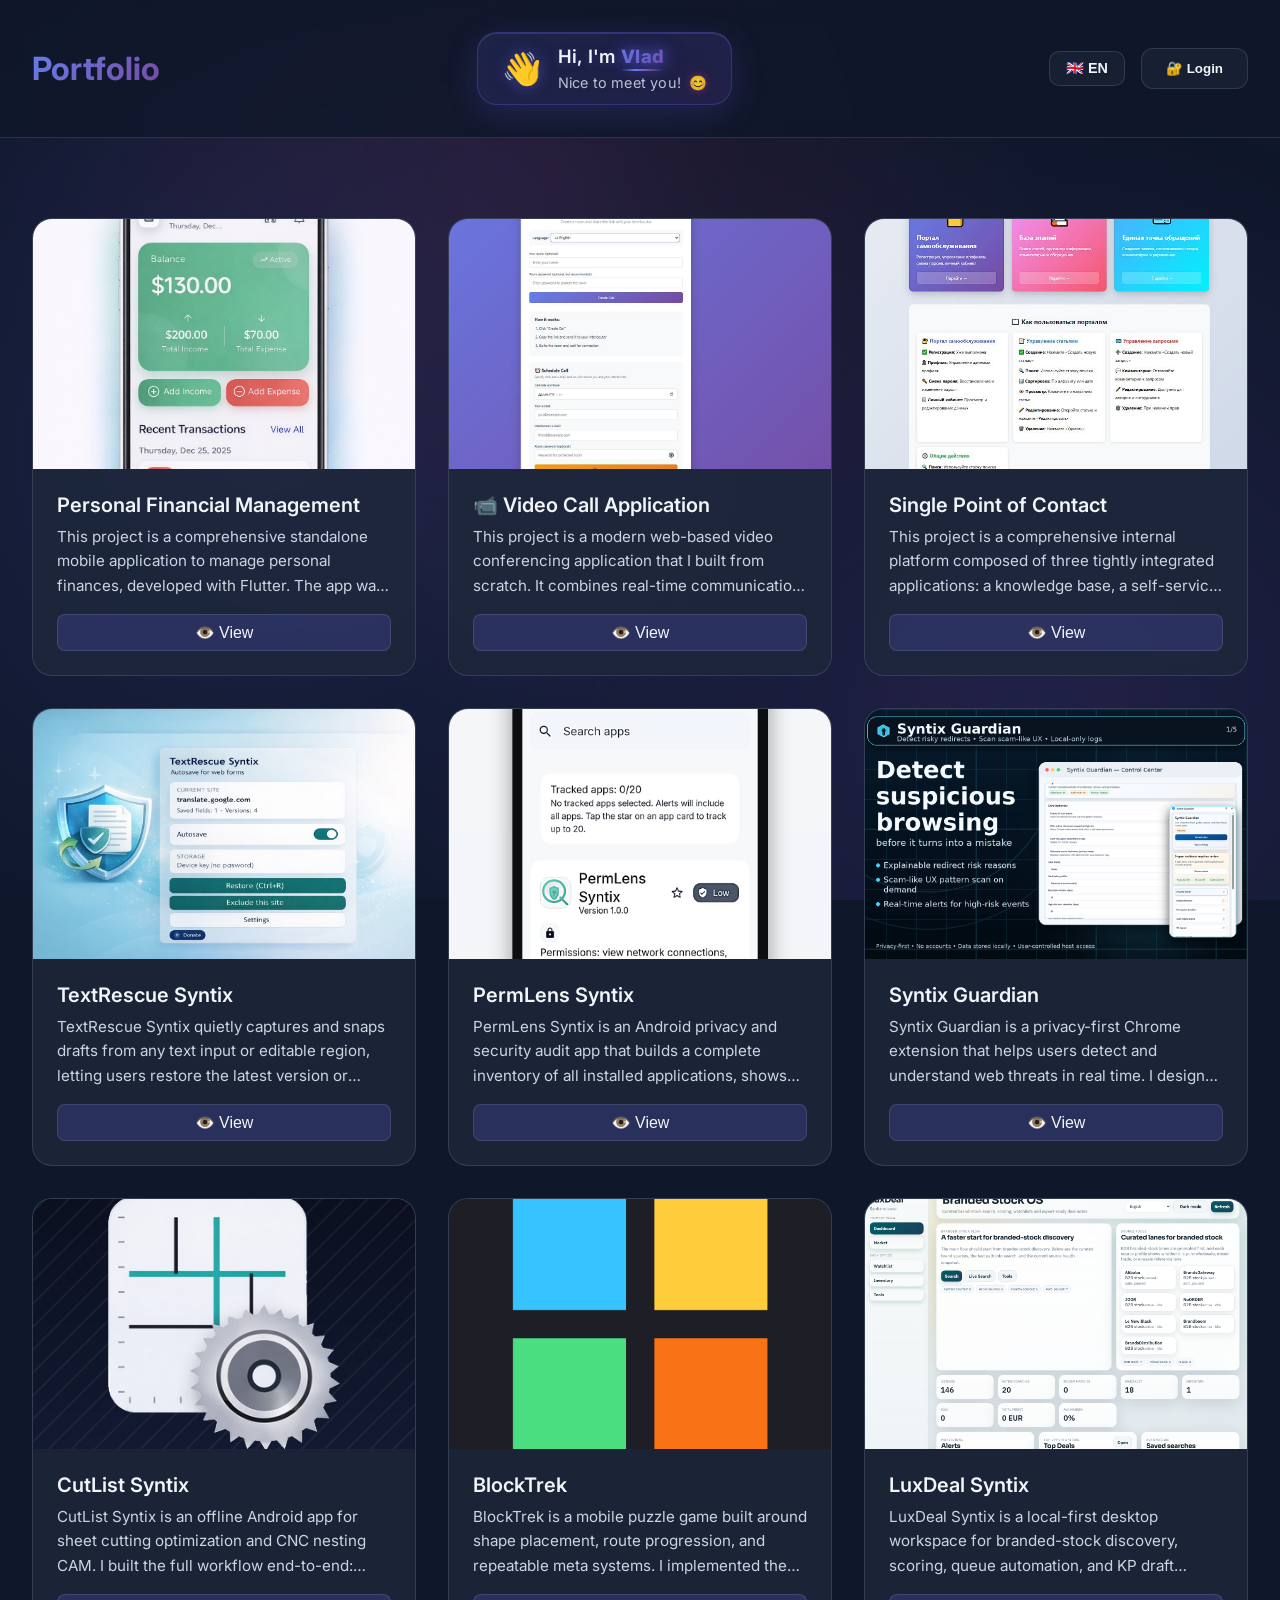
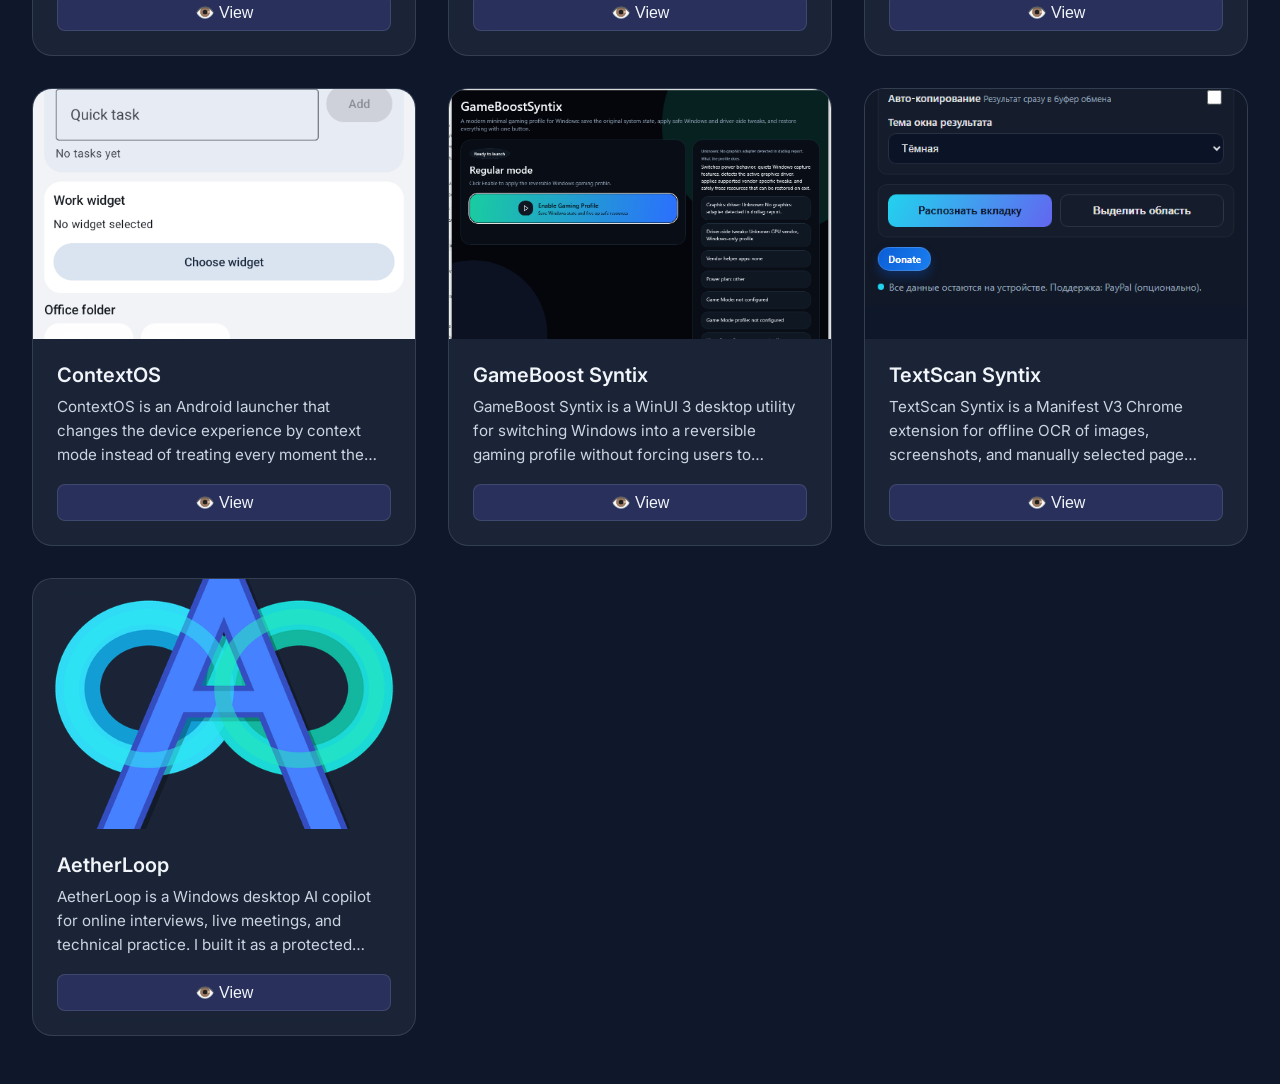
<file: index.html>
<!DOCTYPE html>
<html lang="en">
<head>
    <meta charset="UTF-8">
    <meta name="viewport" content="width=device-width, initial-scale=1.0">
    <meta name="description" content="Modern portfolio with project gallery">
    <title>Portfolio</title>
    <link rel="stylesheet" href="styles.css?v=11">
    <link rel="preconnect" href="https://fonts.googleapis.com">
    <link rel="preconnect" href="https://fonts.gstatic.com" crossorigin>
    <link href="https://fonts.googleapis.com/css2?family=Inter:wght@300;400;500;600;700&display=swap" rel="stylesheet">
</head>
<body>
    <div class="background-animation"></div>
    
    <header class="header">
        <div class="container">
            <div class="header-main">
                <h1 class="logo">Portfolio</h1>
                <div class="header-greeting-wrapper">
                    <div class="header-greeting">
                        <span class="greeting-emoji">👋</span>
                        <div class="greeting-text">
                            <span class="greeting-line">Hi, I'm <span class="name-highlight">Vlad</span></span>
                            <span class="greeting-subline">Nice to meet you! <span class="emoji-inline">😊</span></span>
                        </div>
                    </div>
                </div>
            </div>
            <div class="header-actions">
                <button class="lang-btn" id="langBtn" title="Switch language">
                    <span>🇬🇧 EN</span>
                </button>
                <button class="auth-btn" id="authBtn">
                    <span id="authBtnText">🔐 Login</span>
                </button>
                <button class="settings-btn" id="settingsBtn" style="display: none;" title="Настройки GitHub">
                    <span>⚙️</span>
                </button>
                <button class="add-btn" id="addBtn" style="display: none;">
                    <span class="add-icon">+</span>
                    <span>Add Project</span>
                </button>
            </div>
        </div>
    </header>

    <main class="main">
        <div class="container">
            <div class="portfolio-grid" id="portfolioGrid" data-prerendered="true">
<!-- PORTFOLIO_GRID_START -->
                                                        <div class="portfolio-item" data-index="0">
            <img src="data/images/1765586958742/2026-01-29t16-10-11-786z-1.png" alt="Personal Financial Management" class="portfolio-item-image" loading="lazy" decoding="async">
            <div class="portfolio-item-content">
                <h3 class="portfolio-item-title">Personal Financial Management</h3>
                <p class="portfolio-item-description">This project is a comprehensive standalone mobile application to manage personal finances, developed with Flutter. The app was designed to give users full control over your personal finances without relying on an internet connection. It allows users to track income and expenses, manage multiple financial accounts, plan budgets and set long-term financial goals while keeping all data secure stored on the device. The application is focused on providing a clear and structured perceptions of financial activities. Users can record transactions with detailed metadata such as categories, notes and dates, manage multiple accounts at the same time and automate recurring income or expenses, such as wages or subscriptions. Budgeting and goal tracking help users track spending limits and visualize progress toward goals savings, making financial planning intuitive and practical. Particular attention was paid to analytics and data visualization. The app includes interactive charts and reports that help users analyze the cost structure over time, compare different periods and understand costs at the category level. Balance sheet trends, cost allocation and financial dynamics are presented in a clear and readable format, which allows you to take reasonable financial solutions without overloading the user. To simplify data management, appendix n supports multiple input and export options. Users can scan receipts using the device&#39;s camera, automatically import transaction data from bank SMS notifications and view calendar-based activity in the interface. Financial data can be exported to CSV or PDF formats for external analysis or record keeping, while keeping the workflow offline. Safety and usability were key priorities at throughout the development process. The app includes pin-based security and biometric authentication for secure access, supports multiple interface languages and offers premium subscription model through in-app purchases. Built-in support with a chat-based ticket interface ensures that users can easily request help if needed. From a technical point of view, the application follows the principles of pure architecture with clear separation between data, domain, and view levels. State management is performed using a BLoC template for providing predictable behavior, scalability, and testability. High-performance on-premises database provides fast queries and smooth operation, and careful optimization ensures quick response user interface and stable animation on different devices. This project demonstrates the development of a ready-to-use mobile application that combines robust offline data processing, advanced analytics, robust security practices, and impeccable user interface It reflects an emphasis on real-world usability, performance and supported architecture in a modern cross-platform mobile product development</p>
                <div class="portfolio-item-actions">
                    <button class="btn-icon" type="button" data-action="view">View</button>
                </div>
            </div>
        </div>        <div class="portfolio-item" data-index="1">
            <img src="data/images/1765587090145/2026-01-10t20-52-08-080z-2.jpg" alt="📹 Video Call Application" class="portfolio-item-image" loading="lazy" decoding="async">
            <div class="portfolio-item-content">
                <h3 class="portfolio-item-title">📹 Video Call Application</h3>
                <p class="portfolio-item-description">This project is a modern web-based video conferencing application that I built from scratch. It combines real-time communication capabilities with advanced AI features, making online meetings more productive and user-friendly. The application supports secure video and audio calls, screen sharing, file exchange, and real-time chat in a smooth and responsive interface. What sets this application apart is its intelligent assistance layer. Using real-time speech recognition and server-side processing, the system automatically transcribes conversations, extracts key action items, and generates concise meeting summaries which can be emailed to participants. I also implemented multi-language support, allowing users to communicate and receive translated subtitles in several major languages. The technical architecture ensures reliable connectivity for both small and larger group calls. It utilizes a hybrid WebRTC approach: simple peer-to-peer connections for one-on-one communication and a scalable SFU (Selective Forwarding Unit) for group calls, keeping bandwidth optimized while maintaining high quality. To enhance the user experience, I integrated features such as gesture recognition and smart noise suppression using modern web APIs and machine-learning models. In addition, the app includes built-in scheduling tools with automated reminders, secure room access controls, and persistent preferences like language and theme selection. It was designed with responsive layouts and touch-friendly controls so it works seamlessly across desktops, tablets, and mobile devices without sacrificing performance. This video call solution not only provides a complete communication platform, but also leverages modern AI and web technologies to enhance productivity and ease of use in real time.</p>
                <div class="portfolio-item-actions">
                    <button class="btn-icon" type="button" data-action="view">View</button>
                </div>
            </div>
        </div>        <div class="portfolio-item" data-index="2">
            <img src="data/images/1765587227716/2025-12-13t00-53-47-716z-2.jpg" alt="Single Point of Contact" class="portfolio-item-image" loading="lazy" decoding="async">
            <div class="portfolio-item-content">
                <h3 class="portfolio-item-title">Single Point of Contact</h3>
                <p class="portfolio-item-description">This project is a comprehensive internal platform composed of three tightly integrated applications: a knowledge base, a self-service portal, and a CRM system. Together, they form a unified environment for managing organizational knowledge, handling internal requests, and supporting structured interaction between users, teams, and administrators. The knowledge base module is designed as a CMS-like system for creating, organizing, and maintaining internal documentation. It allows teams to publish rich articles with multimedia content, assign authorship, categorize information, and automatically track publication dates. Advanced search and filtering capabilities make information easily accessible, while built-in commenting enables collaborative discussion directly within articles, supporting continuous knowledge improvement. The self-service portal provides users with a structured way to submit and track internal requests. These requests follow defined workflows, move through multiple statuses, and support discussion through comments, making the portal suitable for internal support, technical inquiries, content requests, and operational communication. By combining requests with contextual knowledge articles, the system reduces repetitive questions and improves response efficiency. The CRM component focuses on user management, roles, and organizational structure. It introduces role-based access control with multiple permission levels, ensuring secure separation of responsibilities across standard users, support staff, moderators, and administrators. Extended user profiles store organizational data such as departments, positions, and contact information, allowing the system to reflect real-world company hierarchies and workflows. User onboarding is managed through an approval-based registration process. New users submit access requests that are reviewed by authorized administrators, with full tracking of approval decisions, rejection reasons, and automated email notifications. This controlled onboarding flow ensures security, accountability, and proper access governance across the platform. From a technical perspective, the system is built with Django and Django REST Framework, following the Model-View-Template architectural pattern. The platform is structured into modular applications with clear separation of concerns, optimized database access, and well-defined relationships between entities. PostgreSQL is used in production for reliable data persistence, while static and media assets are handled efficiently and securely. Security was treated as a foundational requirement throughout development. The platform enforces HTTPS in production, applies strict session and cookie security policies, protects all forms with CSRF safeguards, and validates user input at multiple levels. Sensitive configuration is handled through environment variables, and the system incorporates best practices to mitigate common web vulnerabilities. This project represents a scalable, secure, and maintainable internal platform that combines knowledge management, self-service workflows, and CRM-style user administration into a single cohesive solution. It demonstrates strong expertise in backend architecture, system design, access control, and the development of real-world enterprise applications that support complex organizational processes.</p>
                <div class="portfolio-item-actions">
                    <button class="btn-icon" type="button" data-action="view">View</button>
                </div>
            </div>
        </div>        <div class="portfolio-item" data-index="3">
            <img src="data/images/1768078166598/2026-01-10t20-49-26-598z-1.png" alt="TextRescue Syntix" class="portfolio-item-image" loading="lazy" decoding="async">
            <div class="portfolio-item-content">
                <h3 class="portfolio-item-title">TextRescue Syntix</h3>
                <p class="portfolio-item-description">TextRescue Syntix quietly captures and snaps drafts from any text input or editable region, letting users restore the latest version or scroll through an encrypted history panel without losing work when tabs crash or reload. The floating panel and Ctrl+R shortcut drop the saved text back in place (with optional confirmation), and limiters keep storage bounded by field, site, or global caps. Tracks only allowable fields, skips password/OTP heuristics, and respects allowlist/blocklist settings so sensitive contexts remain untouched. Includes a full settings screen with debounce intervals, snapshot thresholds, storage limits, per-site caps, master-password/device-key locking, and easy buttons for clearing all or single-site data. Background service worker uses Manifest V3, Chrome runtime/storage/scripting APIs, and Web Crypto + IndexedDB to encrypt snapshots with AES-GCM, enforce auto-lock, and trim old entries by field or site. Content and popup scripts hook into DOM input/focus events, inject the restore panel with interactive history items (insert/copy/delete), and sync updates via chrome.runtime.sendMessage.</p>
                <div class="portfolio-item-actions">
                    <button class="btn-icon" type="button" data-action="view">View</button>
                </div>
            </div>
        </div>        <div class="portfolio-item" data-index="4">
            <img src="data/images/1769704387804/2026-01-29t16-33-07-804z-1.png" alt="PermLens Syntix" class="portfolio-item-image" loading="lazy" decoding="async">
            <div class="portfolio-item-content">
                <h3 class="portfolio-item-title">PermLens Syntix</h3>
                <p class="portfolio-item-description">PermLens Syntix is an Android privacy and security audit app that builds a complete inventory of all installed applications, shows each app’s declared permissions in a clear, searchable interface, and tracks permission changes after updates so users can quickly spot when an app gains new sensitive access (such as location, camera, microphone, or contacts) and decide whether to keep it, restrict it, or uninstall it. It works fully on-device: the app reads the installed package list and each app’s declared permissions via the Android PackageManager, stores periodic snapshots locally, and automatically compares “before/after” states when apps are updated to generate a permission-diff history, with filters and categories that highlight the most sensitive permissions first.</p>
                <div class="portfolio-item-actions">
                    <button class="btn-icon" type="button" data-action="view">View</button>
                </div>
            </div>
        </div>        <div class="portfolio-item" data-index="5">
            <img src="data/images/1772035413052/2026-02-25t16-03-33-052z-1.png" alt="Syntix Guardian" class="portfolio-item-image" loading="lazy" decoding="async">
            <div class="portfolio-item-content">
                <h3 class="portfolio-item-title">Syntix Guardian</h3>
                <p class="portfolio-item-description">Syntix Guardian is a privacy-first Chrome extension that helps users detect and understand web threats in real time. I designed and built the project end-to-end: MV3 architecture, UX, detection logic, storage layer, and release automation. The extension groups signals into tab/session Incidents with an aggregated risk score, confidence vs severity, and a clear “Why this alert” explanation to reduce noise and false positives. It analyzes navigation chains (redirect history and suspicious domain changes), detects scam/dark-pattern UI behaviors on pages, provides a site-permissions timeline with time-boxed grants (e.g., allow camera/microphone/notifications for 10 minutes, until tab close, or for 1 day), and includes an optional Extension Audit mode that profiles installed extensions by permission risk. Built with TypeScript (strict) and React for the UI (popup, options, side panel), and Manifest V3 with a service worker, content scripts, and Chrome APIs such as declarativeNetRequest, webRequest (observability), contentSettings, management (optional), alarms, and notifications. Data is stored locally using IndexedDB with retention policies (separate TTL for high/low risk, optional URL query logging). I implemented robust MV3 lifecycle handling (service worker unload/restart safety), anti-spam notification controls (cooldown, rate limits, dedup, digest), and a release gate with smoke tests and manifest validation to prevent broken builds.</p>
                <div class="portfolio-item-actions">
                    <button class="btn-icon" type="button" data-action="view">View</button>
                </div>
            </div>
        </div>        <div class="portfolio-item" data-index="6">
            <img src="data/images/1772035625302/2026-02-25t16-07-05-302z-1.png" alt="CutList Syntix" class="portfolio-item-image" loading="lazy" decoding="async">
            <div class="portfolio-item-content">
                <h3 class="portfolio-item-title">CutList Syntix</h3>
                <p class="portfolio-item-description">CutList Syntix is an offline Android app for sheet cutting optimization and CNC nesting CAM. I built the full workflow end-to-end: projects (materials, sheets, parts/contours), deterministic layout generation, workshop-friendly execution, and production exports. The app supports saw/guillotine cut planning with PDF cut plans and a step-by-step Workshop mode, plus CNC nesting from SVG contours with a CAM pipeline (tool offsets, holes→outer order, lead-in/out, Z step-downs, smart tabs, and validation) and GRBL G-code (.nc) export. The product is offline-first (no accounts/cloud) and uses local persistence for all data and run history.</p>
                <div class="portfolio-item-actions">
                    <button class="btn-icon" type="button" data-action="view">View</button>
                </div>
            </div>
        </div>        <div class="portfolio-item" data-index="7">
            <img src="data/images/1778606258261/2026-05-12t18-29-27-669z-1.png" alt="BlockTrek" class="portfolio-item-image" loading="lazy" decoding="async">
            <div class="portfolio-item-content">
                <h3 class="portfolio-item-title">BlockTrek</h3>
                <p class="portfolio-item-description">BlockTrek is a mobile puzzle game built around shape placement, route progression, and repeatable meta systems. I implemented the gameplay loop in a split core/Android architecture with libGDX-style scene rendering, deterministic run state, procedural sound, responsive layouts, and local persistence. The game includes Classic 10x10 play, Quick 8x8 score attacks, Rush pressure mode, and a Daily Route mode driven by a shared UTC seed, streak tracking, local leaderboard data, and share-ready run summaries. The progression layer expands the basic block puzzler into a longer-term loop: Season Map nodes, quest tiles, fragment collections, claimable rewards, cosmetic skins, biome unlocks, weekly event rotations, and anti-frustration tuning all come from data-driven JSON configs. I also covered the system with focused tests for gameplay state, persistence snapshots, quest resolution, weighted piece generation, meta progression, and config resilience.</p>
                <div class="portfolio-item-actions">
                    <button class="btn-icon" type="button" data-action="view">View</button>
                </div>
            </div>
        </div>        <div class="portfolio-item" data-index="8">
            <img src="data/images/1778606258262/2026-05-12t17-17-38-262z-1.png" alt="LuxDeal Syntix" class="portfolio-item-image" loading="lazy" decoding="async">
            <div class="portfolio-item-content">
                <h3 class="portfolio-item-title">LuxDeal Syntix</h3>
                <p class="portfolio-item-description">LuxDeal Syntix is a local-first desktop workspace for branded-stock discovery, scoring, queue automation, and KP draft preparation. I built it as an Electron shell around a React + Vite interface and a fully local FastAPI + SQLite backend, so the main workflow runs without sending business data to an external service. The product supports legal ingestion from APIs, CSV, email files, manual links, and manual entry, with curated adapters for 11 branded sources. The application connects market research to execution: dashboard KPIs, live market filters, capture workflows, source-health operations, saved search profiles, watchlists, inventory lifecycle tracking, queue retry/backoff, FX normalization, backups, and restore flows. It also computes explainable trust, fake-risk, resale, and deal scores, then prepares Serbian KP draft text and photo checklists for listings. Desktop packaging, auto-update hooks, signed-build preparation, CI smoke coverage, and backend/frontend validation round it out as a practical release-grade tool rather than a demo screen.</p>
                <div class="portfolio-item-actions">
                    <button class="btn-icon" type="button" data-action="view">View</button>
                </div>
            </div>
        </div>        <div class="portfolio-item" data-index="9">
            <img src="data/images/1778606258263/2026-05-12t17-17-38-263z-1.png" alt="ContextOS" class="portfolio-item-image" loading="lazy" decoding="async">
            <div class="portfolio-item-content">
                <h3 class="portfolio-item-title">ContextOS</h3>
                <p class="portfolio-item-description">ContextOS is an Android launcher that changes the device experience by context mode instead of treating every moment the same. I built it with Kotlin, Jetpack Compose, Room, and Android background services for notifications, trigger reception, catalog sync, and usage-aware behavior. The system supports Deep Work, Walk/Commute, Home Chill, and Sleep Detox modes, each with its own launcher presentation, app visibility rules, controls, and interruption policy. The product goes beyond a launcher skin: onboarding collects communication persona and environment anchors, the Smart Dock and mode matrix personalize access, and settings expose Wi-Fi/Bluetooth/time triggers, app exceptions, office pins, timeline history, silent-digest privacy controls, and one-tap rollback options. Deep Work can block distracting apps with an emergency bypass and digest muted notifications; Walk adds big-tile controls, headset/car TTS, swipeable media actions, and local voice notes; Sleep adds OLED-black UI, alarm-aware countdown, DND integration, and repeat-caller handling. The implementation is fully local and designed around explicit permission health checks so the app remains understandable rather than opaque.</p>
                <div class="portfolio-item-actions">
                    <button class="btn-icon" type="button" data-action="view">View</button>
                </div>
            </div>
        </div>        <div class="portfolio-item" data-index="10">
            <img src="data/images/1778606258264/2026-05-12t17-17-38-264z-1.png" alt="GameBoost Syntix" class="portfolio-item-image" loading="lazy" decoding="async">
            <div class="portfolio-item-content">
                <h3 class="portfolio-item-title">GameBoost Syntix</h3>
                <p class="portfolio-item-description">GameBoost Syntix is a WinUI 3 desktop utility for switching Windows into a reversible gaming profile without forcing users to remember every low-level toggle. I built a single control surface that detects the current graphics adapter, shows the active driver context, snapshots the original machine state, applies supported Windows and vendor-side tweaks, and restores everything later through the same UI. The optimizer manages power-plan selection, Game Mode and capture-related registry values, supported AMD overlay/DVR adjustments, and conservative cleanup of selected background apps while protecting browsers, antivirus components, shell processes, and core Windows services. GPU detection uses vendor APIs where available and falls back to `dxdiag` parsing, while status refresh, saved snapshots, restore-point awareness, and a bootstrapper-ready Windows build make the tool practical for real use rather than a one-shot script.</p>
                <div class="portfolio-item-actions">
                    <button class="btn-icon" type="button" data-action="view">View</button>
                </div>
            </div>
        </div>        <div class="portfolio-item" data-index="11">
            <img src="data/images/1778606258265/2026-05-12t17-17-38-265z-1.png" alt="TextScan Syntix" class="portfolio-item-image" loading="lazy" decoding="async">
            <div class="portfolio-item-content">
                <h3 class="portfolio-item-title">TextScan Syntix</h3>
                <p class="portfolio-item-description">TextScan Syntix is a Manifest V3 Chrome extension for offline OCR of images, screenshots, and manually selected page regions. I designed the workflow around local neural models instead of cloud requests: users can capture the current tab, highlight an exact region, or run OCR from the context menu, then immediately receive recognized text inside a page overlay. The extension includes multilingual presets, auto-copy behavior, light/dark result themes, TXT export, image-protection fallbacks, and progress-aware OCR states. Under the hood it coordinates popup controls, content-script overlays, offscreen execution, screenshot capture, clipboard writes, context-menu flows, and local storage-backed logs/settings. The project is aimed at practical browser-side extraction where privacy, speed, and repeatable UX matter more than sending every screenshot to an external service.</p>
                <div class="portfolio-item-actions">
                    <button class="btn-icon" type="button" data-action="view">View</button>
                </div>
            </div>
        </div>        <div class="portfolio-item" data-index="12">
            <img src="data/images/1778680398399/aetherloop-cover-icon.png" alt="AetherLoop" class="portfolio-item-image" loading="lazy" decoding="async">
            <div class="portfolio-item-content">
                <h3 class="portfolio-item-title">AetherLoop</h3>
                <p class="portfolio-item-description">AetherLoop is a Windows desktop AI copilot for online interviews, live meetings, and technical practice. I built it as a protected PySide6 overlay that combines dual audio capture, real-time Deepgram transcription, OpenAI summarization, screenshot and vision analysis, hotkeys, and concise answer structure directly on top of the user&#39;s working screen. The app supports live coding, technical, general, system design, and training scenarios without forcing the user to switch between tabs during a call. The product is not just an overlay. It includes a connected website and backend flow with a single account, trial access, tariff control, protected installer delivery, update manifest support, and a knowledge-base oriented workflow. The desktop side adds local context files, code-snippet indexing, optimized screenshot capture, click-through overlay behavior, capture-exclusion flags, and an offline faster-whisper fallback when streaming STT becomes unavailable or too slow. This makes AetherLoop a practical desktop product with a real site, access model, and release path rather than a static demo.</p>
                <div class="portfolio-item-actions">
                    <button class="btn-icon" type="button" data-action="view">View</button>
                </div>
            </div>
        </div>
<!-- PORTFOLIO_GRID_END -->
                <!-- Проекты будут добавляться динамически -->
            </div>
            
            <div class="empty-state hidden" id="emptyState">
                <div class="empty-icon">📸</div>
                <h2>Portfolio is empty</h2>
                <p>Click "Add Project" button to get started</p>
            </div>
        </div>
    </main>

    <!-- Модальное окно для добавления/редактирования проекта -->
    <div class="modal" id="projectModal">
        <div class="modal-content">
            <div class="modal-header">
                <h2 id="modalTitle">Добавить проект</h2>
                <button class="close-btn" id="closeModal">&times;</button>
            </div>
            <form id="projectForm" class="project-form" onclick="event.stopPropagation();">
                <div class="form-group">
                    <label for="projectImages">Изображения (можно выбрать несколько)</label>
                    <small class="form-hint">Кликните на изображение, чтобы сделать его главным (будет показано на карточке)</small>
                    <div class="image-upload">
                        <div class="images-preview" id="imagesPreview">
                            <label for="projectImages" class="upload-placeholder" id="uploadPlaceholder">
                                Выберите изображения
                            </label>
                        </div>
                        <input type="file" id="projectImages" accept="image/*" multiple style="display: none;">
                        <button type="button" class="add-more-images-btn" id="addMoreImagesBtn" style="display: none;">
                            + Добавить еще изображения
                        </button>
                    </div>
                </div>
                <div class="form-group">
                    <label for="projectTitle">Название проекта</label>
                    <input type="text" id="projectTitle" placeholder="Введите название" required>
                </div>
                <div class="form-group">
                    <label for="projectDescription">Описание</label>
                    <textarea id="projectDescription" rows="4" placeholder="Опишите ваш проект..." required></textarea>
                </div>
                <div class="form-group">
                    <label for="projectLink">Ссылка (опционально)</label>
                    <input type="url" id="projectLink" placeholder="https://example.com">
                </div>
                <div class="form-actions">
                    <button type="button" class="btn-secondary" id="cancelBtn">Отмена</button>
                    <button type="submit" class="btn-primary">Сохранить</button>
                </div>
            </form>
        </div>
    </div>

    <!-- Модальное окно для просмотра изображений -->
    <div class="modal image-modal" id="imageModal">
        <div class="modal-content image-modal-content">
            <button class="close-btn" id="closeImageModal">&times;</button>
            <div class="image-gallery" id="imageGallery">
                <!-- Изображения будут добавлены динамически -->
            </div>
            <div class="gallery-controls">
                <button class="gallery-btn" id="prevImage">‹</button>
                <span class="gallery-counter" id="galleryCounter">1 / 1</span>
                <button class="gallery-btn" id="nextImage">›</button>
            </div>
            <div class="image-info" id="imageInfo"></div>
        </div>
    </div>

    <!-- Модальное окно для авторизации -->
    <div class="modal" id="authModal">
        <div class="modal-content">
            <div class="modal-header">
                <h2 id="authModalTitle">Вход в систему</h2>
                <button class="close-btn" id="closeAuthModal">&times;</button>
            </div>
            <form id="authForm" class="project-form">
                <div class="form-group">
                    <label for="adminPassword">Пароль администратора</label>
                    <input type="password" id="adminPassword" placeholder="Введите пароль" required autocomplete="off">
                    <small class="form-hint">Введите пароль для доступа к редактированию</small>
                </div>
                <div class="form-actions">
                    <button type="button" class="btn-secondary" id="cancelAuthBtn">Отмена</button>
                    <button type="submit" class="btn-primary">Войти</button>
                </div>
            </form>
            <div class="auth-status" id="authStatus"></div>
        </div>
    </div>

    <!-- EMBEDDED_PROJECTS_START -->
    <script id="embeddedProjects" type="application/json">
[
  {
    "id": 1765586958742,
    "title": {
      "en": "Personal Financial Management",
      "ru": "Управление личными финансами"
    },
    "description": {
      "en": "This project is a comprehensive standalone mobile application to manage personal finances, developed with Flutter. The app was designed to give users full control over your personal finances without relying on an internet connection. It allows users to track income and expenses, manage multiple financial accounts, plan budgets and set long-term financial goals while keeping all data secure stored on the device. The application is focused on providing a clear and structured perceptions of financial activities. Users can record transactions with detailed metadata such as categories, notes and dates, manage multiple accounts at the same time and automate recurring income or expenses, such as wages or subscriptions. Budgeting and goal tracking help users track spending limits and visualize progress toward goals savings, making financial planning intuitive and practical. Particular attention was paid to analytics and data visualization. The app includes interactive charts and reports that help users analyze the cost structure over time, compare different periods and understand costs at the category level. Balance sheet trends, cost allocation and financial dynamics are presented in a clear and readable format, which allows you to take reasonable financial solutions without overloading the user. To simplify data management, appendix n supports multiple input and export options. Users can scan receipts using the device's camera, automatically import transaction data from bank SMS notifications and view calendar-based activity in the interface. Financial data can be exported to CSV or PDF formats for external analysis or record keeping, while keeping the workflow offline. Safety and usability were key priorities at throughout the development process. The app includes pin-based security and biometric authentication for secure access, supports multiple interface languages and offers premium subscription model through in-app purchases. Built-in support with a chat-based ticket interface ensures that users can easily request help if needed. From a technical point of view, the application follows the principles of pure architecture with clear separation between data, domain, and view levels. State management is performed using a BLoC template for providing predictable behavior, scalability, and testability. High-performance on-premises database provides fast queries and smooth operation, and careful optimization ensures quick response user interface and stable animation on different devices. This project demonstrates the development of a ready-to-use mobile application that combines robust offline data processing, advanced analytics, robust security practices, and impeccable user interface It reflects an emphasis on real-world usability, performance and supported architecture in a modern cross-platform mobile product development",
      "ru": "Этот проект представляет собой комплексное автономное мобильное приложение для управления личными финансами, разработанное с помощью Flutter. Приложение было разработано, чтобы дать пользователям полный контроль над своими личными финансами, не полагаясь на подключение к Интернету. Оно позволяет пользователям отслеживать доходы и расходы, управлять несколькими финансовыми счетами, планировать бюджеты и устанавливать долгосрочные финансовые цели, сохраняя при этом все данные в безопасном хранении на устройстве. Приложение ориентировано на предоставление четкого и структурированного представления о финансовой деятельности. Пользователи могут записывать транзакции с подробными метаданными, такими как категории, примечания и даты, управлять несколькими учетными записями одновременно и автоматизировать повторяющиеся доходы или расходы, такие как заработная плата или подписки. Функции составления бюджета и отслеживания целей помогают пользователям отслеживать лимиты расходов и визуализировать прогресс в достижении целей экономии, что делает финансовое планирование интуитивно понятным и практичным. Особое внимание было уделено аналитике и визуализации данных. Приложение включает в себя интерактивные диаграммы и отчеты, которые помогают пользователям анализировать структуру расходов с течением времени, сравнивать различные периоды и понимать расходы на уровне категорий. Тенденции баланса, распределение расходов и финансовая динамика представлены в понятном и удобочитаемом формате, что позволяет принимать обоснованные финансовые решения, не перегружая пользователя. Чтобы упростить управление данными, приложение п оддерживает несколько вариантов ввода и экспорта. Пользователи могут сканировать квитанции с помощью камеры устройства, автоматически импортировать данные о транзакциях из банковских SMS-уведомлений и просматривать активность в интерфейсе на основе календаря. Финансовые данные можно экспортировать в форматы CSV или PDF для внешнего анализа или ведения учета, сохраняя при этом рабочий процесс в автономном режиме. Безопасность и удобство использования были ключевыми приоритетами на протяжении всего процесса разработки. Приложение включает защиту на основе PIN-кода и биометрическую аутентификацию для безопасного доступа, поддерживает несколько языков интерфейса и предлагает модель премиум-подписки посредством покупок в приложении. Встроенная система поддержки с интерфейсом заявок на основе чата гарантирует, что пользователи могут легко запросить помощь в случае необходимости. С технической точки зрения приложение следует принципам чистой архитектуры с четким разделением между уровнями данных, домена и представления. Управление состоянием осуществляется с использованием шаблона BLoC для обеспечения предсказуемого поведения, масштабируемости и тестируемости. Высокопроизводительная локальная база данных обеспечивает быстрые запросы и плавную работу, а тщательная оптимизация обеспечивает быстроту реагирования пользовательского интерфейса и стабильную анимацию на разных устройствах. Этот проект демонстрирует разработку готового к использованию мобильного приложения, которое сочетает в себе надежную автономную обработку данных, расширенную аналитику, надежные методы обеспечения безопасности и безупречный пользовательский интерфейс. Он отражает акцент на реальном удобстве использования, производительности и поддерживаемой архитектуре в современной кроссплатформенной мобильной разработке."
    },
    "link": "https://play.google.com/store/apps/details?id=com.digisyntix.finsyntix&pcampaignid=web_share",
    "images": [
      "data/images/1765586958742/2026-01-29t16-10-11-786z-1.png",
      "data/images/1765586958742/2026-01-29t16-10-11-786z-2.png",
      "data/images/1765586958742/2026-01-29t16-10-11-786z-3.png",
      "data/images/1765586958742/2026-01-29t16-10-11-786z-4.png",
      "data/images/1765586958742/2026-01-29t16-10-11-786z-5.png",
      "data/images/1765586958742/2026-01-29t16-10-11-786z-6.png",
      "data/images/1765586958742/2026-01-29t16-10-11-786z-7.png"
    ],
    "image": "data/images/1765586958742/2026-01-29t16-10-11-786z-1.png",
    "mainImageIndex": 0,
    "date": "2025-12-13T00:49:18.742Z",
    "updatedAt": "2026-01-29T16:10:11.786Z"
  },
  {
    "id": 1765587090145,
    "title": {
      "en": "📹 Video Call Application",
      "ru": "Приложение для 📹 видеозвонков"
    },
    "description": {
      "en": "This project is a modern web-based video conferencing application that I built from scratch. It combines real-time communication capabilities with advanced AI features, making online meetings more productive and user-friendly. The application supports secure video and audio calls, screen sharing, file exchange, and real-time chat in a smooth and responsive interface. What sets this application apart is its intelligent assistance layer. Using real-time speech recognition and server-side processing, the system automatically transcribes conversations, extracts key action items, and generates concise meeting summaries which can be emailed to participants. I also implemented multi-language support, allowing users to communicate and receive translated subtitles in several major languages. The technical architecture ensures reliable connectivity for both small and larger group calls. It utilizes a hybrid WebRTC approach: simple peer-to-peer connections for one-on-one communication and a scalable SFU (Selective Forwarding Unit) for group calls, keeping bandwidth optimized while maintaining high quality. To enhance the user experience, I integrated features such as gesture recognition and smart noise suppression using modern web APIs and machine-learning models. In addition, the app includes built-in scheduling tools with automated reminders, secure room access controls, and persistent preferences like language and theme selection. It was designed with responsive layouts and touch-friendly controls so it works seamlessly across desktops, tablets, and mobile devices without sacrificing performance. This video call solution not only provides a complete communication platform, but also leverages modern AI and web technologies to enhance productivity and ease of use in real time.",
      "ru": "Этот проект - современное веб-приложение для видеоконференций, которое я построил с нуля. Он сочетает в себе возможности общения в режиме реального времени с расширенными функциями ИИ, что делает онлайн-встречи более продуктивным и удобным для пользователя. Приложение поддерживает безопасные видео- и аудиовызовы, совместное использование экрана, обмен файлами и работу в режиме реального времени чат в гладком и отзывчивом интерфейсе. Что отличает это приложение, так это его уровень интеллектуальной помощи. Используя распознавание речи в режиме реального времени и обработку на стороне сервера, система автоматически транскрибирует беседы, извлекает ключевые пункты действий и генерирует краткие резюме совещаний, которые могут быть отправлено участникам по электронной почте. Я также реализовал многоязычную поддержку, позволяющую пользователям общаться и получать перевод субтитры на нескольких основных языках. Техническая архитектура обеспечивает надежную связь как для малых, так и для больших групповых вызовов. Он использует гибридный подход WebRTC: простые одноранговые соединения для общения один на один и масштабируемый SFU (Selective Forwarding Unit) для групповых вызовов, оптимизируя полосу пропускания при поддержание высокого качества. Чтобы улучшить взаимодействие с пользователем, я интегрировал такие функции, как распознавание жестов и интеллектуальный шум подавление с помощью современных веб-API и моделей машинного обучения. Кроме того, в приложении есть встроенные инструменты планирования с автоматическими напоминаниями, безопасная комната элементы управления доступом и постоянные настройки, такие как выбор языка и темы. Он был разработан с адаптивными макетами и сенсорными элементами управления, поэтому он плавно работает настольные компьютеры, планшеты и мобильные устройства без ущерба для производительности. Это решение для видеозвонков не только предоставляет полную коммуникационную платформу, но и использует современные ИИ и веб-технологии для повышения производительности и удобства использования в режиме реального времени."
    },
    "link": "https://easy-call.org/",
    "images": [
      "data/images/1765587090145/2026-01-10t20-52-08-080z-1.jpg",
      "data/images/1765587090145/2026-01-10t20-52-08-080z-2.jpg"
    ],
    "image": "data/images/1765587090145/2026-01-10t20-52-08-080z-2.jpg",
    "mainImageIndex": 1,
    "date": "2025-12-13T00:51:30.145Z",
    "updatedAt": "2026-01-10T20:52:08.080Z"
  },
  {
    "id": 1765587227716,
    "title": {
      "en": "Single Point of Contact",
      "ru": "Единое контактное лицо"
    },
    "description": {
      "en": "This project is a comprehensive internal platform composed of three tightly integrated applications: a knowledge base, a self-service portal, and a CRM system. Together, they form a unified environment for managing organizational knowledge, handling internal requests, and supporting structured interaction between users, teams, and administrators. The knowledge base module is designed as a CMS-like system for creating, organizing, and maintaining internal documentation. It allows teams to publish rich articles with multimedia content, assign authorship, categorize information, and automatically track publication dates. Advanced search and filtering capabilities make information easily accessible, while built-in commenting enables collaborative discussion directly within articles, supporting continuous knowledge improvement. The self-service portal provides users with a structured way to submit and track internal requests. These requests follow defined workflows, move through multiple statuses, and support discussion through comments, making the portal suitable for internal support, technical inquiries, content requests, and operational communication. By combining requests with contextual knowledge articles, the system reduces repetitive questions and improves response efficiency. The CRM component focuses on user management, roles, and organizational structure. It introduces role-based access control with multiple permission levels, ensuring secure separation of responsibilities across standard users, support staff, moderators, and administrators. Extended user profiles store organizational data such as departments, positions, and contact information, allowing the system to reflect real-world company hierarchies and workflows. User onboarding is managed through an approval-based registration process. New users submit access requests that are reviewed by authorized administrators, with full tracking of approval decisions, rejection reasons, and automated email notifications. This controlled onboarding flow ensures security, accountability, and proper access governance across the platform. From a technical perspective, the system is built with Django and Django REST Framework, following the Model-View-Template architectural pattern. The platform is structured into modular applications with clear separation of concerns, optimized database access, and well-defined relationships between entities. PostgreSQL is used in production for reliable data persistence, while static and media assets are handled efficiently and securely. Security was treated as a foundational requirement throughout development. The platform enforces HTTPS in production, applies strict session and cookie security policies, protects all forms with CSRF safeguards, and validates user input at multiple levels. Sensitive configuration is handled through environment variables, and the system incorporates best practices to mitigate common web vulnerabilities. This project represents a scalable, secure, and maintainable internal platform that combines knowledge management, self-service workflows, and CRM-style user administration into a single cohesive solution. It demonstrates strong expertise in backend architecture, system design, access control, and the development of real-world enterprise applications that support complex organizational processes.",
      "ru": "Этот проект представляет собой комплексную внутреннюю платформу, состоящую из трех тесно интегрированных приложений: базы знаний, портала самообслуживания и CRM-системы. Вместе они образуют единую среду для управления организационными знаниями, обработки внутренних запросов и поддержки структурированного взаимодействия между пользователями, командами и администраторами. Модуль базы знаний спроектирован как CMS-подобная система для создания, организации и ведения внутренней документации. Это позволяет командам публиковать насыщенные статьи с мультимедийным контентом, назначать авторство, классифицировать информацию и автоматически отслеживать даты публикации. Расширенные возможности поиска и фильтрации делают информацию легко доступной, а встроенные возможности комментирования позволяют проводить совместное обсуждение непосредственно в статьях, поддерживая постоянное совершенствование знаний. Портал самообслуживания предоставляет пользователям структурированный способ отправки и отслеживания внутренних запросов. Эти запросы следуют определенным рабочим процессам, меняют несколько статусов и поддерживают обсуждение посредством комментариев, что делает портал пригодным для внутренней поддержки, технических запросов, запросов контента и оперативного общения. Объединив запросы с контекстными информационными статьями, система сокращает количество повторяющихся вопросов и повышает эффективность ответа. Компонент CRM фокусируется на управлении пользователями, ролях и организационной структуре. Он представляет управление доступом на основе ролей с несколькими уровнями разрешений, обеспечивая безопасное разделение обязанностей между обычными пользователями, персоналом поддержки, модераторами и администраторами. В расширенных профилях пользователей хранятся организационные данные, такие как отделы, должности и контактная информация, что позволяет системе отражать реальную иерархию и рабочие процессы компании. Регистрация пользователей осуществляется посредством процесса регистрации на основе утверждения. Новые пользователи отправляют запросы на доступ, которые проверяются уполномоченными администраторами, с полным отслеживанием решений об одобрении, причинами отклонения и автоматическими уведомлениями по электронной почте. Этот контролируемый процесс адаптации обеспечивает безопасность, подотчетность и правильное управление доступом на платформе. С технической точки зрения система построена с использованием Django и Django REST Framework в соответствии с архитектурным шаблоном Модель-Представление-Шаблон. Платформа состоит из модульных приложений с четким разделением задач, оптимизированным доступом к базе данных и четко определенными связями между объектами. PostgreSQL используется в производстве для надежного сохранения данных, а статические и мультимедийные ресурсы обрабатываются эффективно и безопасно. Безопасность рассматривалась как основополагающее требование на протяжении всего процесса разработки. Платформа обеспечивает соблюдение HTTPS в производстве, применяет строгие политики безопасности сеансов и файлов cookie, защищает все формы с помощью CSRF-защиты и проверяет вводимые пользователем данные на нескольких уровнях. Конфиденциальная конфигурация обрабатывается с помощью переменных среды, а система включает в себя лучшие практики для устранения распространенных веб-уязвимостей. Этот проект представляет собой масштабируемую, безопасную и обслуживаемую внутреннюю платформу, которая объединяет управление знаниями, рабочие процессы самообслуживания и администрирование пользователей в стиле CRM в единое комплексное решение. Он демонстрирует большой опыт в серверной архитектуре, проектировании систем, управлении доступом и разработке реальных корпоративных приложений, которые поддерживают сложные организационные процессы."
    },
    "link": null,
    "images": [
      "data/images/1765587227716/2025-12-13t00-53-47-716z-1.jpg",
      "data/images/1765587227716/2025-12-13t00-53-47-716z-2.jpg",
      "data/images/1765587227716/2025-12-13t00-53-47-716z-3.jpg",
      "data/images/1765587227716/2025-12-13t00-53-47-716z-4.jpg",
      "data/images/1765587227716/2025-12-13t00-53-47-716z-5.jpg",
      "data/images/1765587227716/2025-12-13t00-53-47-716z-6.jpg",
      "data/images/1765587227716/2025-12-13t00-53-47-716z-7.jpg",
      "data/images/1765587227716/2025-12-13t00-53-47-716z-8.jpg",
      "data/images/1765587227716/2025-12-13t00-53-47-716z-9.jpg",
      "data/images/1765587227716/2025-12-13t00-53-47-716z-10.jpg"
    ],
    "image": "data/images/1765587227716/2025-12-13t00-53-47-716z-2.jpg",
    "mainImageIndex": 1,
    "date": "2025-12-13T00:53:47.716Z",
    "_migrationQueued": true
  },
  {
    "id": 1768078166598,
    "title": {
      "en": "TextRescue Syntix",
      "ru": "TextRescue Синтикс"
    },
    "description": {
      "en": "TextRescue Syntix quietly captures and snaps drafts from any text input or editable region, letting users restore the latest version or scroll through an encrypted history panel without losing work when tabs crash or reload. The floating panel and Ctrl+R shortcut drop the saved text back in place (with optional confirmation), and limiters keep storage bounded by field, site, or global caps.\n\nTracks only allowable fields, skips password/OTP heuristics, and respects allowlist/blocklist settings so sensitive contexts remain untouched.\nIncludes a full settings screen with debounce intervals, snapshot thresholds, storage limits, per-site caps, master-password/device-key locking, and easy buttons for clearing all or single-site data.\nBackground service worker uses Manifest V3, Chrome runtime/storage/scripting APIs, and Web Crypto + IndexedDB to encrypt snapshots with AES-GCM, enforce auto-lock, and trim old entries by field or site.\nContent and popup scripts hook into DOM input/focus events, inject the restore panel with interactive history items (insert/copy/delete), and sync updates via chrome.runtime.sendMessage.",
      "ru": "TextRescue Syntix незаметно захватывает и привязывает черновики из любого текстового ввода или редактируемой области, позволяя пользователи восстанавливают последнюю версию или прокручивают зашифрованную панель истории без потери работы при падении или перезагрузке вкладок. Плавающая панель и сочетание клавиш Ctrl+R возвращают сохраненный текст на место (с дополнительным подтверждение), а ограничители ограничивают хранение полевыми, локальными или глобальными ограничениями. Отслеживает только допустимые поля, пропускает эвристику паролей/OTP и соблюдает allowlist/blocklist настройки, поэтому чувствительные контексты остаются нетронутыми. Включает в себя полный экран настроек с интервалами удаления, пороговыми значениями моментальных снимков, ограничениями хранилища, колпачки для каждого узла, мастер-пароль/блокировка ключа устройства и простые кнопки для очистки всего или одного узла данных.  Работник фоновой службы использует Manifest V3, API среды выполнения/хранения/сценариев Chrome и Web Crypto + IndexedDB для шифрования снимков с помощью AES-GCM, принудительной автоматической блокировки и обрезки старых записей по полям или . Контент и всплывающие сценарии подключаются к событиям ввода/фокусировки DOM, вводят панель восстановления с помощью интерактивные элементы истории (вставка/копирование/удаление) и синхронизация обновлений через хром. runtime.sendMessage."
    },
    "link": "https://chromewebstore.google.com/detail/mhadfladahhnmkmliahhhlgepbmioamo?utm_source=item-share-cb",
    "images": [
      "data/images/1768078166598/2026-01-10t20-49-26-598z-1.png",
      "data/images/1768078166598/2026-01-10t20-49-26-598z-2.png",
      "data/images/1768078166598/2026-01-10t20-49-26-598z-3.png"
    ],
    "image": "data/images/1768078166598/2026-01-10t20-49-26-598z-1.png",
    "mainImageIndex": 0,
    "date": "2026-01-10T20:49:26.598Z",
    "updatedAt": "2026-01-10T20:49:26.598Z"
  },
  {
    "id": 1769704387804,
    "title": {
      "en": "PermLens Syntix",
      "ru": "ПермЛенс Синтикс"
    },
    "description": {
      "en": "PermLens Syntix is an Android privacy and security audit app that builds a complete inventory of all installed applications, shows each app’s declared permissions in a clear, searchable interface, and tracks permission changes after updates so users can quickly spot when an app gains new sensitive access (such as location, camera, microphone, or contacts) and decide whether to keep it, restrict it, or uninstall it. It works fully on-device: the app reads the installed package list and each app’s declared permissions via the Android PackageManager, stores periodic snapshots locally, and automatically compares “before/after” states when apps are updated to generate a permission-diff history, with filters and categories that highlight the most sensitive permissions first.",
      "ru": "PermLens Syntix - это приложение для аудита конфиденциальности и безопасности Android, которое создает полную инвентаризацию всех установленных приложений, показывает объявленные разрешения каждого приложения в понятном, доступном для поиска интерфейсе и отслеживает изменения разрешений после обновлений, чтобы пользователи могли быстро определить, когда приложение получает новые конфиденциальные доступ (например, местоположение, камера, микрофон или контакты) и решить, сохранять ли его, ограничить или удалите его. Работает полностью на устройстве: приложение считывает список установленных пакетов и объявленные разрешения через Android PackageManager, сохраняет периодические снимки локально и автоматически сравнивает состояния «до/после», когда приложения обновляются для создания истории различий разрешений, с фильтры и категории, которые сначала выделяют наиболее конфиденциальные разрешения."
    },
    "link": null,
    "images": [
      "data/images/1769704387804/2026-01-29t16-33-07-804z-1.png",
      "data/images/1769704387804/2026-01-29t16-33-07-804z-2.png",
      "data/images/1769704387804/2026-01-29t16-33-07-804z-3.png",
      "data/images/1769704387804/2026-01-29t16-33-07-804z-4.png",
      "data/images/1769704387804/2026-01-29t16-33-07-804z-5.png",
      "data/images/1769704387804/2026-01-29t16-33-07-804z-6.png"
    ],
    "image": "data/images/1769704387804/2026-01-29t16-33-07-804z-1.png",
    "mainImageIndex": 0,
    "date": "2026-01-29T16:33:07.804Z",
    "updatedAt": "2026-01-29T16:33:07.804Z"
  },
  {
    "id": 1772035413052,
    "title": {
      "en": "Syntix Guardian",
      "ru": "Синтикс Хранитель"
    },
    "description": {
      "en": "Syntix Guardian is a privacy-first Chrome extension that helps users detect and understand web threats in real time. I designed and built the project end-to-end: MV3 architecture, UX, detection logic, storage layer, and release automation. The extension groups signals into tab/session Incidents with an aggregated risk score, confidence vs severity, and a clear “Why this alert” explanation to reduce noise and false positives. It analyzes navigation chains (redirect history and suspicious domain changes), detects scam/dark-pattern UI behaviors on pages, provides a site-permissions timeline with time-boxed grants (e.g., allow camera/microphone/notifications for 10 minutes, until tab close, or for 1 day), and includes an optional Extension Audit mode that profiles installed extensions by permission risk.\n\nBuilt with TypeScript (strict) and React for the UI (popup, options, side panel), and Manifest V3 with a service worker, content scripts, and Chrome APIs such as declarativeNetRequest, webRequest (observability), contentSettings, management (optional), alarms, and notifications. Data is stored locally using IndexedDB with retention policies (separate TTL for high/low risk, optional URL query logging). I implemented robust MV3 lifecycle handling (service worker unload/restart safety), anti-spam notification controls (cooldown, rate limits, dedup, digest), and a release gate with smoke tests and manifest validation to prevent broken builds.",
      "ru": "Syntix Guardian - это расширение Chrome для обеспечения конфиденциальности, которое помогает пользователям обнаруживать и понимать Web угрозы в режиме реального времени. Я спроектировал и построил проект от начала до конца: архитектура MV3, UX, логика обнаружения, уровень хранения, и автоматизации выпуска. Расширение группирует сигналы в вкладку/сессию Инциденты с агрегированной оценкой риска, степенью уверенности против серьезности и четкое объяснение «Почему это предупреждение» для снижения шума и ложных срабатываний. Анализирует навигационные цепочки (историю перенаправления и подозрительные изменения домена), обнаруживает поведение пользовательского интерфейса мошенников/темных шаблонов на страницах, предоставляет временную шкалу разрешений сайта с ограниченными по времени грантами (e) g. , разрешить камеру/микрофон/уведомления в течение 10 минут, до закрытия вкладки или в течение 1 дня) и включает необязательный режим аудита расширений, который профилирует установленные расширения по риску разрешений. Создано с помощью TypeScript (strict) и React для пользовательского интерфейса (всплывающее окно, опции, боковая панель) и Manifest V3 с сервисным работником, сценариями контента и API Chrome, такими как declarativeNetRequest, webRequest (наблюдаемость), contentSettings, управление (необязательно), аварийные сигналы и уведомления. Данные хранятся локально с использованием IndexedDB с политиками хранения (отдельный TTL для высокого/низкого риска, необязательное ведение журнала URL-запросов). Я внедрил надежную обработку жизненного цикла MV3 (безопасность выгрузки/перезапуска работника службы), защиту от спама элементы управления уведомлениями (перезарядка, ограничения скорости, дедупликация, дайджест) и выпускные ворота с дымовыми тестами и проверки манифеста, чтобы предотвратить сломанные сборки."
    },
    "link": "https://chromewebstore.google.com/detail/ddafkekdeabofbohagjopfbigbbegnoe?utm_source=item-share-cb",
    "images": [
      "data/images/1772035413052/2026-02-25t16-03-33-052z-1.png",
      "data/images/1772035413052/2026-02-25t16-03-33-052z-2.png",
      "data/images/1772035413052/2026-02-25t16-03-33-052z-3.png",
      "data/images/1772035413052/2026-02-25t16-03-33-052z-4.png",
      "data/images/1772035413052/2026-02-25t16-03-33-052z-5.png"
    ],
    "image": "data/images/1772035413052/2026-02-25t16-03-33-052z-1.png",
    "mainImageIndex": 0,
    "date": "2026-02-25T16:03:33.052Z",
    "updatedAt": "2026-02-25T16:03:33.052Z"
  },
  {
    "id": 1772035625302,
    "title": {
      "en": "CutList Syntix",
      "ru": "Синтикс списка вырезов"
    },
    "description": {
      "en": "CutList Syntix is an offline Android app for sheet cutting optimization and CNC nesting CAM. I built the full workflow end-to-end: projects (materials, sheets, parts/contours), deterministic layout generation, workshop-friendly execution, and production exports. The app supports saw/guillotine cut planning with PDF cut plans and a step-by-step Workshop mode, plus CNC nesting from SVG contours with a CAM pipeline (tool offsets, holes→outer order, lead-in/out, Z step-downs, smart tabs, and validation) and GRBL G-code (.nc) export. The product is offline-first (no accounts/cloud) and uses local persistence for all data and run history.",
      "ru": "CutList Syntix - это автономное приложение для Android для оптимизации резки листов и вложенности С ЧПУ. Я построил полный рабочий процесс от начала до конца: проекты (материалы, листы, детали/контуры), детерминированные создание макета, удобное для мастерских исполнение и экспорт продукции. Приложение поддерживает планирование резки пилой/гильотиной с планами резки в формате PDF и пошаговым режимом семинара, плюс вложение ЧПУ из контуров SVG с КУЛАЧКОВЫМ трубопроводом (смещения инструмента,→ внешний порядок отверстий, ввод/вывод, Z-понижение, интеллектуальные вкладки и валидация) и G-код GRBL (. nc) экспорт. Продукт работает в автономном режиме (без учетных записей/облака) и использует локальную персистенцию для всех данных и запуска историю его родины."
    },
    "link": null,
    "images": [
      "data/images/1772035625302/2026-02-25t16-07-05-302z-1.png",
      "data/images/1772035625302/2026-02-25t16-07-05-302z-2.png",
      "data/images/1772035625302/2026-02-25t16-07-05-302z-3.png",
      "data/images/1772035625302/2026-02-25t16-07-05-302z-4.png",
      "data/images/1772035625302/2026-02-25t16-07-05-302z-5.png",
      "data/images/1772035625302/2026-02-25t16-07-05-302z-6.png",
      "data/images/1772035625302/2026-02-25t16-07-05-302z-7.png",
      "data/images/1772035625302/2026-02-25t16-07-05-302z-8.png",
      "data/images/1772035625302/2026-02-25t16-07-05-302z-9.png"
    ],
    "image": "data/images/1772035625302/2026-02-25t16-07-05-302z-1.png",
    "mainImageIndex": 0,
    "date": "2026-02-25T16:07:05.302Z",
    "updatedAt": "2026-02-25T16:07:05.302Z"
  },
  {
    "id": 1778606258261,
    "title": {
      "en": "BlockTrek",
      "ru": "BlockTrek"
    },
    "description": {
      "en": "BlockTrek is a mobile puzzle game built around shape placement, route progression, and repeatable meta systems. I implemented the gameplay loop in a split core/Android architecture with libGDX-style scene rendering, deterministic run state, procedural sound, responsive layouts, and local persistence. The game includes Classic 10x10 play, Quick 8x8 score attacks, Rush pressure mode, and a Daily Route mode driven by a shared UTC seed, streak tracking, local leaderboard data, and share-ready run summaries.\n\nThe progression layer expands the basic block puzzler into a longer-term loop: Season Map nodes, quest tiles, fragment collections, claimable rewards, cosmetic skins, biome unlocks, weekly event rotations, and anti-frustration tuning all come from data-driven JSON configs. I also covered the system with focused tests for gameplay state, persistence snapshots, quest resolution, weighted piece generation, meta progression, and config resilience.",
      "ru": "BlockTrek - мобильная головоломка про размещение фигур, маршрутный прогресс и повторяемые мета-системы. Я реализовал игровой цикл в разделённой core/Android-архитектуре со сценическим рендерингом в духе libGDX, детерминированным состоянием забега, процедурным звуком, адаптивными раскладками и локальным сохранением. В игре есть Classic на поле 10x10, быстрый режим Quick 8x8, напряжённый Rush и Daily Route с общим UTC-seed, сериями входов, локальным лидербордом и результатами, которыми удобно делиться.\n\nСлой прогрессии превращает базовый блочный пазл в более длинный цикл: Season Map, квестовые клетки, сбор фрагментов, выдача наград, косметические скины, открытие биомов, недельные события и антифрустрационная настройка управляются через JSON-конфиги. Для ключевой логики предусмотрены отдельные тесты на состояние матча, снапшоты сохранений, квесты, взвешенную генерацию фигур, мета-прогрессию и устойчивость конфигурации."
    },
    "link": null,
    "images": [
      "data/images/1778606258261/2026-05-12t18-29-27-669z-1.png",
      "data/images/1778606258261/2026-05-12t18-29-27-669z-2.png",
      "data/images/1778606258261/2026-05-12t18-29-27-669z-3.png",
      "data/images/1778606258261/2026-05-12t18-29-27-669z-4.png",
      "data/images/1778606258261/2026-05-12t18-29-27-669z-5.png"
    ],
    "image": "data/images/1778606258261/2026-05-12t18-29-27-669z-1.png",
    "mainImageIndex": 0,
    "date": "2026-05-12T17:17:38.261Z",
    "updatedAt": "2026-05-12T18:29:27.669Z"
  },
  {
    "id": 1778606258262,
    "title": {
      "en": "LuxDeal Syntix",
      "ru": "LuxDeal Syntix"
    },
    "description": {
      "en": "LuxDeal Syntix is a local-first desktop workspace for branded-stock discovery, scoring, queue automation, and KP draft preparation. I built it as an Electron shell around a React + Vite interface and a fully local FastAPI + SQLite backend, so the main workflow runs without sending business data to an external service. The product supports legal ingestion from APIs, CSV, email files, manual links, and manual entry, with curated adapters for 11 branded sources.\n\nThe application connects market research to execution: dashboard KPIs, live market filters, capture workflows, source-health operations, saved search profiles, watchlists, inventory lifecycle tracking, queue retry/backoff, FX normalization, backups, and restore flows. It also computes explainable trust, fake-risk, resale, and deal scores, then prepares Serbian KP draft text and photo checklists for listings. Desktop packaging, auto-update hooks, signed-build preparation, CI smoke coverage, and backend/frontend validation round it out as a practical release-grade tool rather than a demo screen.",
      "ru": "LuxDeal Syntix - локальный desktop-инструмент для поиска брендового стока, скоринга предложений, автоматизации очередей и подготовки черновиков KP. Я собрал его как Electron-оболочку вокруг интерфейса React + Vite и полностью локального backend на FastAPI + SQLite, поэтому основной рабочий процесс не требует передачи бизнес-данных во внешний сервис. Поддерживается легальный импорт через API, CSV, email-файлы, ручные ссылки и ручной ввод, а также набор адаптеров для 11 брендовых источников.\n\nПриложение связывает рыночный анализ с операционной работой: KPI-дашборд, фильтры рынка, capture-потоки, контроль здоровья источников, сохранённые поисковые профили, watchlist, инвентарь, очереди с retry/backoff, нормализация валют, резервные копии и восстановление. Поверх этого считаются объяснимые trust score, fake-risk, resale estimate и deal score, а затем формируются сербские черновики KP и чеклисты фотографий. Упаковка desktop-релиза, задел под автообновление, подготовка подписанных билдов, CI smoke-проверки и валидация backend/frontend делают проект полноценным прикладным продуктом, а не просто витриной интерфейса."
    },
    "link": null,
    "images": [
      "data/images/1778606258262/2026-05-12t17-17-38-262z-1.png",
      "data/images/1778606258262/2026-05-12t17-17-38-262z-2.png"
    ],
    "image": "data/images/1778606258262/2026-05-12t17-17-38-262z-1.png",
    "mainImageIndex": 0,
    "date": "2026-05-12T17:17:38.262Z",
    "updatedAt": "2026-05-12T17:17:38.262Z"
  },
  {
    "id": 1778606258263,
    "title": {
      "en": "ContextOS",
      "ru": "ContextOS"
    },
    "description": {
      "en": "ContextOS is an Android launcher that changes the device experience by context mode instead of treating every moment the same. I built it with Kotlin, Jetpack Compose, Room, and Android background services for notifications, trigger reception, catalog sync, and usage-aware behavior. The system supports Deep Work, Walk/Commute, Home Chill, and Sleep Detox modes, each with its own launcher presentation, app visibility rules, controls, and interruption policy.\n\nThe product goes beyond a launcher skin: onboarding collects communication persona and environment anchors, the Smart Dock and mode matrix personalize access, and settings expose Wi-Fi/Bluetooth/time triggers, app exceptions, office pins, timeline history, silent-digest privacy controls, and one-tap rollback options. Deep Work can block distracting apps with an emergency bypass and digest muted notifications; Walk adds big-tile controls, headset/car TTS, swipeable media actions, and local voice notes; Sleep adds OLED-black UI, alarm-aware countdown, DND integration, and repeat-caller handling. The implementation is fully local and designed around explicit permission health checks so the app remains understandable rather than opaque.",
      "ru": "ContextOS - Android-лаунчер, который меняет опыт работы с телефоном по контекстному режиму, а не показывает одно и то же состояние всегда. Я реализовал его на Kotlin, Jetpack Compose и Room, дополнив фоновыми Android-сервисами для уведомлений, триггеров, синхронизации каталога приложений и поведения, зависящего от фактического использования устройства. Система поддерживает режимы Deep Work, Walk/Commute, Home Chill и Sleep Detox, причём у каждого свой экран, набор доступных приложений, элементы управления и политика вмешательств.\n\nПроект выходит далеко за рамки визуальной оболочки лаунчера: onboarding собирает коммуникационный профиль и контекстные якоря, Smart Dock и матрица режимов настраивают доступ, а настройки позволяют управлять Wi-Fi/Bluetooth/временными триггерами, исключениями приложений, office pin-ами, историей контекста, privacy-настройками silent digest и откатом «как было до ContextOS». Deep Work блокирует отвлекающие приложения с аварийным bypass и дайджестом скрытых уведомлений; Walk добавляет крупные плитки, TTS через гарнитуру/авто, жесты для медиа и локальные голосовые заметки; Sleep включает OLED-black сцену, честный countdown до будильника, DND-интеграцию и обработку повторных звонков. Всё работает локально и сопровождается явными health-check подсказками по разрешениям, чтобы система оставалась прозрачной для пользователя."
    },
    "link": null,
    "images": [
      "data/images/1778606258263/2026-05-12t17-17-38-263z-1.png",
      "data/images/1778606258263/2026-05-12t17-17-38-263z-2.png",
      "data/images/1778606258263/2026-05-12t17-17-38-263z-3.png",
      "data/images/1778606258263/2026-05-12t17-17-38-263z-4.png"
    ],
    "image": "data/images/1778606258263/2026-05-12t17-17-38-263z-1.png",
    "mainImageIndex": 0,
    "date": "2026-05-12T17:17:38.263Z",
    "updatedAt": "2026-05-12T17:17:38.263Z"
  },
  {
    "id": 1778606258264,
    "title": {
      "en": "GameBoost Syntix",
      "ru": "GameBoost Syntix"
    },
    "description": {
      "en": "GameBoost Syntix is a WinUI 3 desktop utility for switching Windows into a reversible gaming profile without forcing users to remember every low-level toggle. I built a single control surface that detects the current graphics adapter, shows the active driver context, snapshots the original machine state, applies supported Windows and vendor-side tweaks, and restores everything later through the same UI.\n\nThe optimizer manages power-plan selection, Game Mode and capture-related registry values, supported AMD overlay/DVR adjustments, and conservative cleanup of selected background apps while protecting browsers, antivirus components, shell processes, and core Windows services. GPU detection uses vendor APIs where available and falls back to `dxdiag` parsing, while status refresh, saved snapshots, restore-point awareness, and a bootstrapper-ready Windows build make the tool practical for real use rather than a one-shot script.",
      "ru": "GameBoost Syntix - WinUI 3-приложение для перевода Windows в обратимый игровой профиль без необходимости вручную помнить десятки системных переключателей. Я сделал единый control surface, который определяет активный графический адаптер, показывает контекст драйвера, сохраняет исходное состояние машины, применяет поддерживаемые Windows- и vendor-side настройки, а затем восстанавливает всё обратно через тот же интерфейс.\n\nОптимизатор управляет схемой электропитания, значениями Game Mode и capture/Game DVR, поддерживаемыми AMD overlay/DVR-настройками и аккуратным закрытием только выбранных фоновых приложений, одновременно защищая браузеры, антивирусы, shell-процессы и критичные службы Windows. Определение GPU использует vendor API там, где это возможно, и переходит на разбор отчёта `dxdiag`, а регулярное обновление статуса, сохранённые снапшоты, понимание restore-point и готовый Windows-билд с bootstrapper делают проект практичным desktop-инструментом, а не одноразовым скриптом."
    },
    "link": null,
    "images": [
      "data/images/1778606258264/2026-05-12t17-17-38-264z-1.png"
    ],
    "image": "data/images/1778606258264/2026-05-12t17-17-38-264z-1.png",
    "mainImageIndex": 0,
    "date": "2026-05-12T17:17:38.264Z",
    "updatedAt": "2026-05-12T17:17:38.264Z"
  },
  {
    "id": 1778606258265,
    "title": {
      "en": "TextScan Syntix",
      "ru": "TextScan Syntix"
    },
    "description": {
      "en": "TextScan Syntix is a Manifest V3 Chrome extension for offline OCR of images, screenshots, and manually selected page regions. I designed the workflow around local neural models instead of cloud requests: users can capture the current tab, highlight an exact region, or run OCR from the context menu, then immediately receive recognized text inside a page overlay.\n\nThe extension includes multilingual presets, auto-copy behavior, light/dark result themes, TXT export, image-protection fallbacks, and progress-aware OCR states. Under the hood it coordinates popup controls, content-script overlays, offscreen execution, screenshot capture, clipboard writes, context-menu flows, and local storage-backed logs/settings. The project is aimed at practical browser-side extraction where privacy, speed, and repeatable UX matter more than sending every screenshot to an external service.",
      "ru": "TextScan Syntix - расширение Chrome на Manifest V3 для офлайн-OCR изображений, скриншотов и вручную выделенных областей страницы. Я спроектировал поток вокруг локальных нейронных моделей, а не облачных запросов: пользователь может распознать текущую вкладку, выделить точную область или запустить OCR из контекстного меню, после чего сразу получает текст в оверлее поверх страницы.\n\nВ расширении есть многоязычные пресеты, автокопирование результата, светлая и тёмная тема окна, экспорт в TXT, fallback-логика для защищённых изображений и прогресс-статусы во время OCR. Внутри согласованно работают popup-контролы, content-script overlay, offscreen-контекст, захват скриншота вкладки, clipboard API, контекстные меню и локальное хранение логов/настроек. Проект рассчитан на практическое извлечение текста прямо в браузере, когда приватность, скорость и повторяемый UX важнее отправки каждого изображения на внешний сервис."
    },
    "link": null,
    "images": [
      "data/images/1778606258265/2026-05-12t17-17-38-265z-1.png"
    ],
    "image": "data/images/1778606258265/2026-05-12t17-17-38-265z-1.png",
    "mainImageIndex": 0,
    "date": "2026-05-12T17:17:38.265Z",
    "updatedAt": "2026-05-12T17:17:38.265Z"
  },
  {
    "id": 1778680398399,
    "title": {
      "en": "AetherLoop",
      "ru": "AetherLoop"
    },
    "description": {
      "en": "AetherLoop is a Windows desktop AI copilot for online interviews, live meetings, and technical practice. I built it as a protected PySide6 overlay that combines dual audio capture, real-time Deepgram transcription, OpenAI summarization, screenshot and vision analysis, hotkeys, and concise answer structure directly on top of the user's working screen. The app supports live coding, technical, general, system design, and training scenarios without forcing the user to switch between tabs during a call.\n\nThe product is not just an overlay. It includes a connected website and backend flow with a single account, trial access, tariff control, protected installer delivery, update manifest support, and a knowledge-base oriented workflow. The desktop side adds local context files, code-snippet indexing, optimized screenshot capture, click-through overlay behavior, capture-exclusion flags, and an offline faster-whisper fallback when streaming STT becomes unavailable or too slow. This makes AetherLoop a practical desktop product with a real site, access model, and release path rather than a static demo.",
      "ru": "AetherLoop - Windows desktop AI-копайлот для онлайн-собеседований, живых созвонов и технической подготовки. Я сделал его как защищённый PySide6-оверлей, который объединяет двойной захват аудио, real-time транскрибацию через Deepgram, суммаризацию через OpenAI, анализ скриншотов и экрана, горячие клавиши и короткую структуру ответа прямо поверх рабочего окна пользователя. Приложение поддерживает live coding, technical, general, system design и тренировочные сценарии, не заставляя переключаться между вкладками во время звонка.\n\nПроект не ограничивается оверлеем. В нём есть связанный сайт и backend-поток с единым аккаунтом, пробным доступом, управлением тарифами, защищённой выдачей установщика, update manifest и сценарием работы с базой знаний. Desktop-часть добавляет локальные context-файлы, индексирование code snippets, оптимизированный захват скриншотов, click-through поведение оверлея, исключение из захвата экрана и offline fallback на faster-whisper, если потоковое STT недоступно или работает слишком медленно. Поэтому AetherLoop оформлен как практичный desktop-продукт с реальным сайтом, моделью доступа и релизным контуром, а не как статичная демо-страница."
    },
    "link": "https://aetherloop.ru/",
    "images": [
      "data/images/1778680398399/aetherloop-cover-icon.png",
      "data/images/1778680398399/aetherloop-live-mode.png",
      "data/images/1778680398399/aetherloop-mock-interview.png",
      "data/images/1778680398399/aetherloop-settings.png",
      "data/images/1778680398399/aetherloop-knowledge-base.png"
    ],
    "image": "data/images/1778680398399/aetherloop-cover-icon.png",
    "mainImageIndex": 0,
    "date": "2026-05-13T13:53:18.399Z",
    "updatedAt": "2026-05-13T13:53:18.399Z"
  }
]
    </script>
<!-- EMBEDDED_PROJECTS_END -->
    <script src='script.js?v=12'></script>
</body>
</html>
</file>
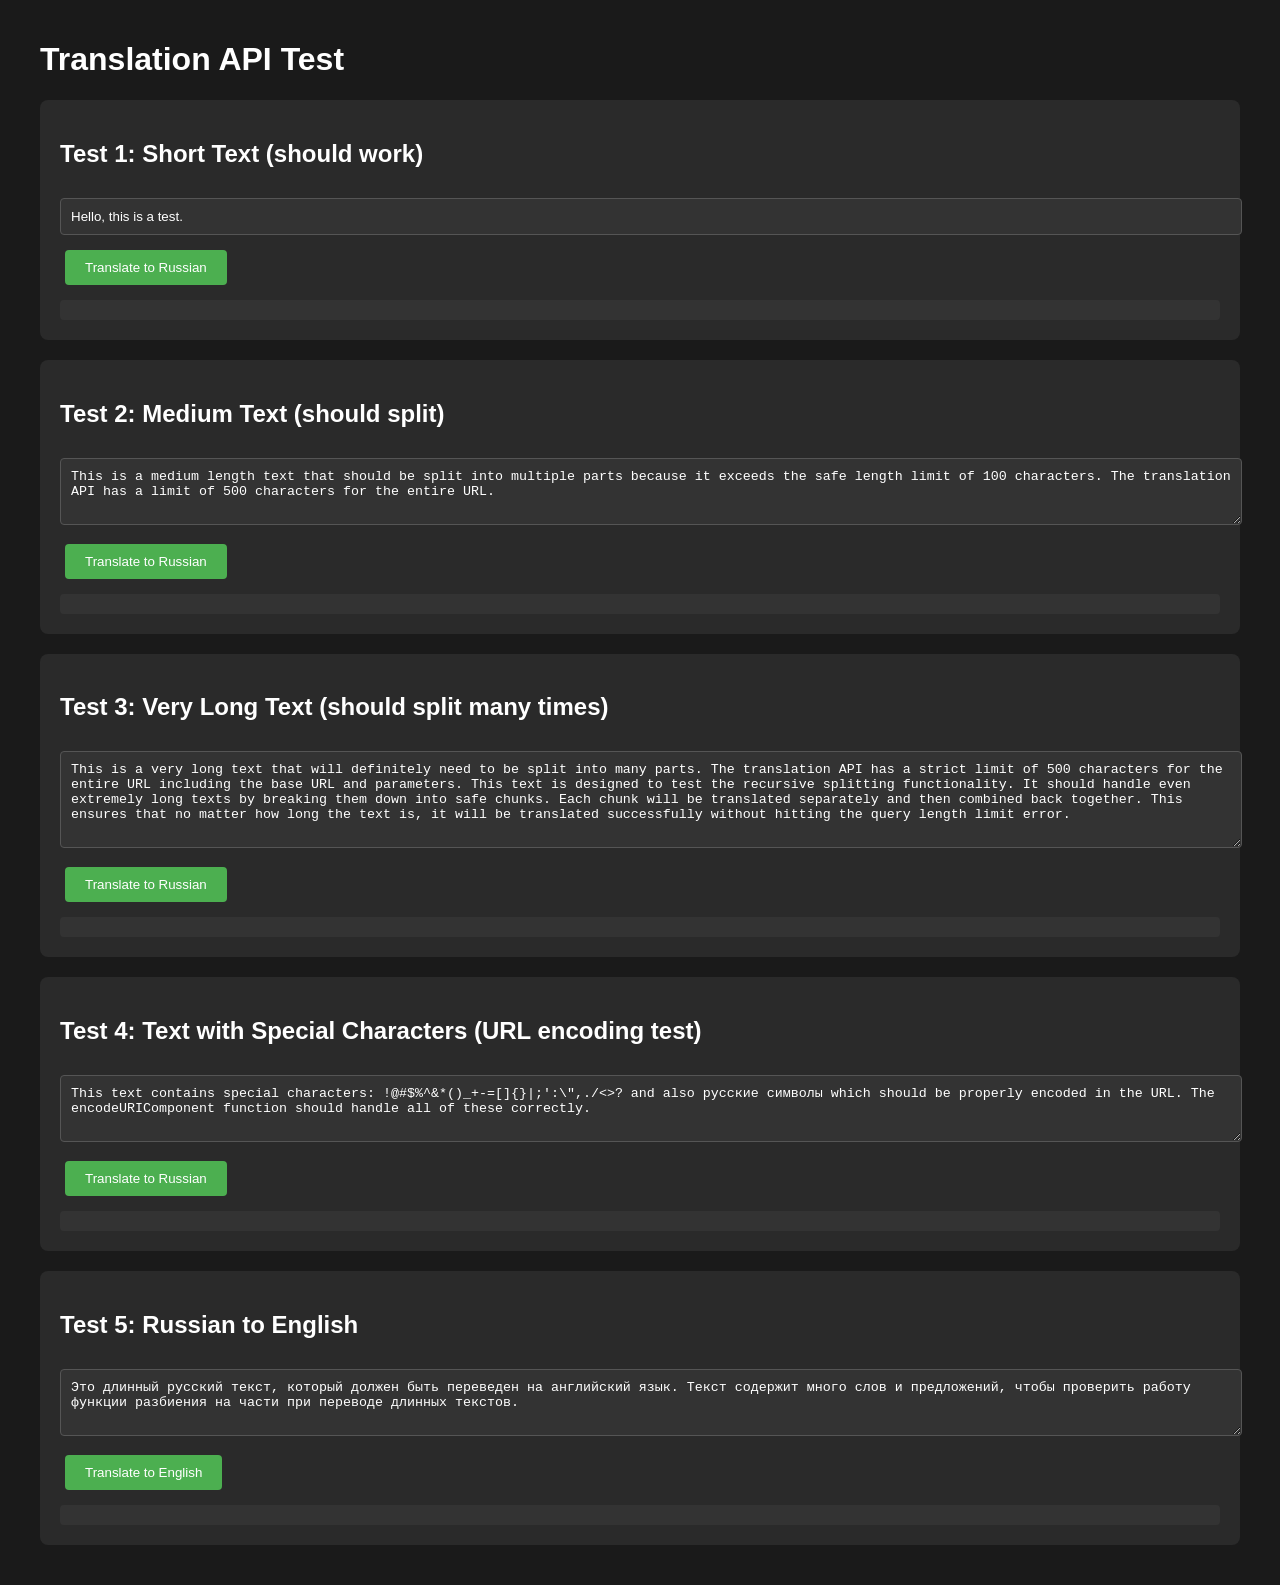
<file: test_translation.html>
<!DOCTYPE html>
<html lang="en">
<head>
    <meta charset="UTF-8">
    <meta name="viewport" content="width=device-width, initial-scale=1.0">
    <title>Translation API Test</title>
    <style>
        body {
            font-family: Arial, sans-serif;
            max-width: 1200px;
            margin: 0 auto;
            padding: 20px;
            background: #1a1a1a;
            color: #fff;
        }
        .test-section {
            background: #2a2a2a;
            padding: 20px;
            margin: 20px 0;
            border-radius: 8px;
        }
        .test-input {
            width: 100%;
            padding: 10px;
            margin: 10px 0;
            background: #333;
            color: #fff;
            border: 1px solid #555;
            border-radius: 4px;
        }
        button {
            padding: 10px 20px;
            background: #4CAF50;
            color: white;
            border: none;
            border-radius: 4px;
            cursor: pointer;
            margin: 5px;
        }
        button:hover {
            background: #45a049;
        }
        .result {
            margin-top: 10px;
            padding: 10px;
            background: #333;
            border-radius: 4px;
            white-space: pre-wrap;
        }
        .success {
            color: #4CAF50;
        }
        .error {
            color: #f44336;
        }
        .info {
            color: #2196F3;
        }
    </style>
</head>
<body>
    <h1>Translation API Test</h1>
    
    <div class="test-section">
        <h2>Test 1: Short Text (should work)</h2>
        <input type="text" class="test-input" id="test1" value="Hello, this is a test.">
        <button onclick="testTranslation('test1', 'ru')">Translate to Russian</button>
        <div id="result1" class="result"></div>
    </div>
    
    <div class="test-section">
        <h2>Test 2: Medium Text (should split)</h2>
        <textarea class="test-input" id="test2" rows="3">This is a medium length text that should be split into multiple parts because it exceeds the safe length limit of 100 characters. The translation API has a limit of 500 characters for the entire URL.</textarea>
        <button onclick="testTranslation('test2', 'ru')">Translate to Russian</button>
        <div id="result2" class="result"></div>
    </div>
    
    <div class="test-section">
        <h2>Test 3: Very Long Text (should split many times)</h2>
        <textarea class="test-input" id="test3" rows="5">This is a very long text that will definitely need to be split into many parts. The translation API has a strict limit of 500 characters for the entire URL including the base URL and parameters. This text is designed to test the recursive splitting functionality. It should handle even extremely long texts by breaking them down into safe chunks. Each chunk will be translated separately and then combined back together. This ensures that no matter how long the text is, it will be translated successfully without hitting the query length limit error.</textarea>
        <button onclick="testTranslation('test3', 'ru')">Translate to Russian</button>
        <div id="result3" class="result"></div>
    </div>
    
    <div class="test-section">
        <h2>Test 4: Text with Special Characters (URL encoding test)</h2>
        <textarea class="test-input" id="test4" rows="3">This text contains special characters: !@#$%^&*()_+-=[]{}|;':\",./<>? and also русские символы which should be properly encoded in the URL. The encodeURIComponent function should handle all of these correctly.</textarea>
        <button onclick="testTranslation('test4', 'ru')">Translate to Russian</button>
        <div id="result4" class="result"></div>
    </div>
    
    <div class="test-section">
        <h2>Test 5: Russian to English</h2>
        <textarea class="test-input" id="test5" rows="3">Это длинный русский текст, который должен быть переведен на английский язык. Текст содержит много слов и предложений, чтобы проверить работу функции разбиения на части при переводе длинных текстов.</textarea>
        <button onclick="testTranslation('test5', 'en')">Translate to English</button>
        <div id="result5" class="result"></div>
    </div>

    <script>
        // Копируем функцию перевода из основного скрипта
        const BASE_URL_LENGTH = 58;
        const MAX_URL_LENGTH = 500;
        const MAX_ENCODED_TEXT_LENGTH = MAX_URL_LENGTH - BASE_URL_LENGTH; // 442
        const MAX_TEXT_LENGTH = 100;

        async function translateText(text, targetLang) {
            if (!text || text.trim() === '') return '';
            
            const sourceLang = targetLang === 'ru' ? 'en' : 'ru';
            
            try {
                return await translateLongText(text, sourceLang, targetLang, MAX_TEXT_LENGTH, MAX_ENCODED_TEXT_LENGTH);
            } catch (error) {
                console.error('Translation error:', error);
                return text;
            }
        }

        async function translateLongText(text, sourceLang, targetLang, maxTextLength, maxEncodedLength) {
            if (!text || text.trim() === '') return '';
            
            console.log(`Translating text (${text.length} chars), splitting into safe chunks...`);
            
            const words = text.split(/(\s+)/);
            const translatedParts = [];
            let currentChunk = '';
            
            for (let i = 0; i < words.length; i++) {
                const word = words[i];
                const testChunk = currentChunk ? currentChunk + word : word;
                
                if (testChunk.length > maxTextLength) {
                    if (currentChunk.trim()) {
                        const translated = await translateTextChunkSafe(currentChunk.trim(), sourceLang, targetLang, maxEncodedLength);
                        translatedParts.push(translated);
                    }
                    currentChunk = word;
                } else {
                    const encoded = encodeURIComponent(testChunk);
                    if (encoded.length > maxEncodedLength) {
                        if (currentChunk.trim()) {
                            const translated = await translateTextChunkSafe(currentChunk.trim(), sourceLang, targetLang, maxEncodedLength);
                            translatedParts.push(translated);
                        }
                        currentChunk = word;
                    } else {
                        currentChunk = testChunk;
                    }
                }
            }
            
            if (currentChunk.trim()) {
                const translated = await translateTextChunkSafe(currentChunk.trim(), sourceLang, targetLang, maxEncodedLength);
                translatedParts.push(translated);
            }
            
            return translatedParts.join(' ');
        }

        async function translateTextChunkSafe(chunk, sourceLang, targetLang, maxEncodedLength) {
            if (!chunk || chunk.trim() === '') return '';
            
            const encodedText = encodeURIComponent(chunk);
            const fullUrl = `https://api.mymemory.translated.net/get?q=${encodedText}&langpair=${sourceLang}|${targetLang}`;
            
            if (fullUrl.length > 500 || encodedText.length > maxEncodedLength) {
                console.warn(`URL too long (${fullUrl.length} chars), splitting chunk: "${chunk.substring(0, 30)}..."`);
                
                const midPoint = Math.floor(chunk.length / 2);
                const part1 = chunk.substring(0, midPoint).trim();
                const part2 = chunk.substring(midPoint).trim();
                
                if (part1 && part2) {
                    const [translated1, translated2] = await Promise.all([
                        translateTextChunkSafe(part1, sourceLang, targetLang, maxEncodedLength),
                        translateTextChunkSafe(part2, sourceLang, targetLang, maxEncodedLength)
                    ]);
                    return (translated1 + ' ' + translated2).trim();
                } else if (part1) {
                    return await translateTextChunkSafe(part1, sourceLang, targetLang, maxEncodedLength);
                } else if (part2) {
                    return await translateTextChunkSafe(part2, sourceLang, targetLang, maxEncodedLength);
                }
                return chunk;
            }
            
            try {
                const response = await fetch(fullUrl);
                
                if (response.ok) {
                    const data = await response.json();
                    if (data.responseData && data.responseData.translatedText) {
                        return data.responseData.translatedText;
                    }
                } else {
                    const errorText = await response.text();
                    if (errorText.includes('QUERY LENGTH LIMIT')) {
                        console.error('API still reports length limit, splitting further...');
                        const midPoint = Math.floor(chunk.length / 2);
                        const part1 = chunk.substring(0, midPoint).trim();
                        const part2 = chunk.substring(midPoint).trim();
                        if (part1 && part2) {
                            const [translated1, translated2] = await Promise.all([
                                translateTextChunkSafe(part1, sourceLang, targetLang, maxEncodedLength),
                                translateTextChunkSafe(part2, sourceLang, targetLang, maxEncodedLength)
                            ]);
                            return (translated1 + ' ' + translated2).trim();
                        }
                    } else {
                        console.error('Translation API error:', response.status, errorText.substring(0, 100));
                    }
                }
            } catch (error) {
                console.error('Translation chunk error:', error);
            }
            
            return chunk;
        }

        async function testTranslation(inputId, targetLang) {
            const input = document.getElementById(inputId);
            const resultDiv = document.getElementById('result' + inputId.replace('test', ''));
            const text = input.value;
            
            if (!text.trim()) {
                resultDiv.innerHTML = '<span class="error">Please enter text to translate</span>';
                return;
            }
            
            resultDiv.innerHTML = '<span class="info">Translating... Please wait.</span>';
            
            const startTime = Date.now();
            
            try {
                // Проверяем длину URL перед переводом
                const encodedText = encodeURIComponent(text);
                const testUrl = `https://api.mymemory.translated.net/get?q=${encodedText}&langpair=${targetLang === 'ru' ? 'en' : 'ru'}|${targetLang}`;
                
                let info = `Original text length: ${text.length} characters\n`;
                info += `Encoded text length: ${encodedText.length} characters\n`;
                info += `Full URL length: ${testUrl.length} characters\n`;
                info += `URL limit: 500 characters\n`;
                info += `Status: ${testUrl.length > 500 ? '<span class="error">EXCEEDS LIMIT - Will be split</span>' : '<span class="success">OK - Within limit</span>'}\n\n`;
                
                const translated = await translateText(text, targetLang);
                const endTime = Date.now();
                const duration = ((endTime - startTime) / 1000).toFixed(2);
                
                info += `<span class="success">✓ Translation completed in ${duration}s</span>\n\n`;
                info += `Translated text (${translated.length} chars):\n`;
                info += `<span class="success">${translated}</span>`;
                
                resultDiv.innerHTML = info;
            } catch (error) {
                resultDiv.innerHTML = `<span class="error">Error: ${error.message}</span>`;
                console.error('Test error:', error);
            }
        }
    </script>
</body>
</html>
</file>
<file: styles.css>
:root {
    --primary: #6366f1;
    --primary-dark: #4f46e5;
    --secondary: #8b5cf6;
    --accent: #ec4899;
    --bg-dark: #0f172a;
    --bg-card: rgba(30, 41, 59, 0.8);
    --text-primary: #f1f5f9;
    --text-secondary: #cbd5e1;
    --border: rgba(148, 163, 184, 0.2);
    --shadow: rgba(0, 0, 0, 0.3);
    --header-offset: 0px;
    --gradient-1: linear-gradient(135deg, #667eea 0%, #764ba2 100%);
    --gradient-2: linear-gradient(135deg, #f093fb 0%, #f5576c 100%);
    --gradient-3: linear-gradient(135deg, #4facfe 0%, #00f2fe 100%);
}

* {
    margin: 0;
    padding: 0;
    box-sizing: border-box;
}

body {
    font-family: 'Inter', -apple-system, BlinkMacSystemFont, 'Segoe UI', sans-serif;
    background: var(--bg-dark);
    color: var(--text-primary);
    min-height: 100vh;
    overflow-x: hidden;
    position: relative;
}

.background-animation {
    position: fixed;
    top: 0;
    left: 0;
    width: 100%;
    height: 100%;
    z-index: 0;
    background: 
        radial-gradient(circle at 20% 50%, rgba(99, 102, 241, 0.15) 0%, transparent 50%),
        radial-gradient(circle at 80% 80%, rgba(139, 92, 246, 0.15) 0%, transparent 50%),
        radial-gradient(circle at 40% 20%, rgba(236, 72, 153, 0.1) 0%, transparent 50%);
    animation: backgroundShift 20s ease infinite;
}

@keyframes backgroundShift {
    0%, 100% { transform: scale(1) rotate(0deg); }
    50% { transform: scale(1.1) rotate(5deg); }
}

.container {
    max-width: 1400px;
    margin: 0 auto;
    padding: 0 2rem;
    position: relative;
    z-index: 1;
}

/* Header */
.header {
    padding: 2rem 0;
    backdrop-filter: blur(10px);
    background: rgba(15, 23, 42, 0.8);
    border-bottom: 1px solid var(--border);
    position: fixed;
    top: 0;
    left: 0;
    right: 0;
    width: 100%;
    z-index: 100;
    transform: translateZ(0);
    will-change: transform;
}

.header .container {
    display: flex;
    justify-content: space-between;
    align-items: center;
    gap: 2rem;
}

.header-main {
    display: flex;
    align-items: center;
    gap: 2rem;
    flex: 1;
    justify-content: space-between;
}

.header-greeting-wrapper {
    flex: 1;
    display: flex;
    justify-content: center;
    align-items: center;
    position: relative;
    z-index: 1;
}

.header-actions {
    display: flex;
    gap: 1rem;
    align-items: center;
    position: relative;
    z-index: 10;
}

.header-greeting {
    display: flex;
    align-items: center;
    gap: 1rem;
    padding: 0.75rem 1.5rem;
    background: linear-gradient(135deg, rgba(99, 102, 241, 0.15) 0%, rgba(139, 92, 246, 0.15) 100%);
    border: 1px solid rgba(99, 102, 241, 0.3);
    border-radius: 20px;
    backdrop-filter: blur(20px);
    box-shadow: 
        0 8px 32px rgba(99, 102, 241, 0.2),
        inset 0 1px 0 rgba(255, 255, 255, 0.1);
    animation: fadeInSlide 0.8s cubic-bezier(0.4, 0, 0.2, 1);
    position: relative;
    overflow: hidden;
    transition: all 0.3s ease;
}

.header-greeting::before {
    content: '';
    position: absolute;
    top: 0;
    left: -100%;
    width: 100%;
    height: 100%;
    background: linear-gradient(90deg, transparent, rgba(255, 255, 255, 0.1), transparent);
    animation: shimmer 3s infinite;
}

@keyframes shimmer {
    0% {
        left: -100%;
    }
    100% {
        left: 100%;
    }
}

.header-greeting:hover {
    transform: translateY(-2px);
    box-shadow: 
        0 12px 40px rgba(99, 102, 241, 0.3),
        inset 0 1px 0 rgba(255, 255, 255, 0.15);
    border-color: rgba(99, 102, 241, 0.5);
}

@keyframes fadeInSlide {
    from {
        opacity: 0;
        transform: translateX(-20px);
    }
    to {
        opacity: 1;
        transform: translateX(0);
    }
}

.greeting-emoji {
    font-size: 2rem;
    animation: wave 2.5s ease-in-out infinite;
    display: inline-block;
    filter: drop-shadow(0 0 8px rgba(99, 102, 241, 0.5));
    transition: transform 0.3s ease;
}

.greeting-emoji:hover {
    transform: scale(1.2) rotate(15deg);
}

@keyframes wave {
    0%, 100% {
        transform: rotate(0deg);
    }
    25% {
        transform: rotate(20deg);
    }
    75% {
        transform: rotate(-20deg);
    }
}

.greeting-text {
    display: flex;
    flex-direction: column;
    gap: 0.3rem;
    position: relative;
}

.greeting-line {
    font-size: 1.15rem;
    font-weight: 600;
    color: var(--text-primary);
    line-height: 1.3;
    letter-spacing: 0.3px;
    text-shadow: 0 2px 10px rgba(99, 102, 241, 0.3);
}

.name-highlight {
    background: linear-gradient(135deg, #667eea 0%, #764ba2 50%, #f093fb 100%);
    -webkit-background-clip: text;
    -webkit-text-fill-color: transparent;
    background-clip: text;
    font-weight: 800;
    position: relative;
    display: inline-block;
    animation: gradientShift 3s ease infinite;
    background-size: 200% 200%;
    filter: drop-shadow(0 0 6px rgba(99, 102, 241, 0.6));
    text-shadow: 0 0 20px rgba(99, 102, 241, 0.5);
}

@keyframes gradientShift {
    0%, 100% {
        background-position: 0% 50%;
    }
    50% {
        background-position: 100% 50%;
    }
}

.name-highlight::after {
    content: '';
    position: absolute;
    bottom: -2px;
    left: 0;
    width: 100%;
    height: 2px;
    background: linear-gradient(90deg, transparent, #667eea, #764ba2, transparent);
    border-radius: 2px;
    animation: underlineGlow 2s ease-in-out infinite;
}

@keyframes underlineGlow {
    0%, 100% {
        opacity: 0.5;
        transform: scaleX(0.8);
    }
    50% {
        opacity: 1;
        transform: scaleX(1);
    }
}

.greeting-subline {
    font-size: 0.9rem;
    color: var(--text-secondary);
    line-height: 1.3;
    font-weight: 400;
    opacity: 0.9;
    letter-spacing: 0.2px;
}

.emoji-inline {
    display: inline-block;
    animation: bounce 2.5s ease-in-out infinite;
    filter: drop-shadow(0 0 4px rgba(236, 72, 153, 0.4));
    margin-left: 0.25rem;
}

@keyframes bounce {
    0%, 100% {
        transform: translateY(0);
    }
    50% {
        transform: translateY(-5px);
    }
}

.logo {
    font-size: 2rem;
    font-weight: 700;
    background: var(--gradient-1);
    -webkit-background-clip: text;
    -webkit-text-fill-color: transparent;
    background-clip: text;
}

.add-btn {
    display: flex;
    align-items: center;
    gap: 0.5rem;
    padding: 0.75rem 1.5rem;
    background: var(--gradient-1);
    border: none;
    border-radius: 12px;
    color: white;
    font-weight: 600;
    cursor: pointer;
    transition: all 0.3s ease;
    box-shadow: 0 4px 15px rgba(99, 102, 241, 0.4);
}

.add-btn:hover {
    transform: translateY(-2px);
    box-shadow: 0 6px 20px rgba(99, 102, 241, 0.6);
}

.lang-btn {
    display: flex;
    align-items: center;
    gap: 0.5rem;
    padding: 0.5rem 1rem;
    background: rgba(30, 41, 59, 0.6);
    border: 1px solid var(--border);
    border-radius: 10px;
    color: var(--text-primary);
    font-weight: 600;
    font-size: 0.9rem;
    cursor: pointer !important;
    transition: all 0.3s ease;
    position: relative;
    z-index: 100 !important;
    pointer-events: auto !important;
    user-select: none;
}

.lang-btn:hover {
    background: rgba(30, 41, 59, 0.8);
    border-color: var(--primary);
    transform: translateY(-2px);
}

.auth-btn {
    display: flex;
    align-items: center;
    gap: 0.5rem;
    padding: 0.75rem 1.5rem;
    background: rgba(30, 41, 59, 0.6);
    border: 1px solid var(--border);
    border-radius: 12px;
    color: var(--text-primary);
    font-weight: 600;
    cursor: pointer;
    transition: all 0.3s ease;
    position: relative;
    z-index: 10;
    pointer-events: auto;
}

.auth-btn:hover {
    background: rgba(30, 41, 59, 0.8);
    border-color: var(--primary);
    transform: translateY(-2px);
}

.auth-btn.logged-in {
    background: rgba(16, 185, 129, 0.2);
    border-color: #10b981;
    color: #10b981;
}

.auth-btn.logged-in:hover {
    background: rgba(16, 185, 129, 0.3);
}

.settings-btn {
    display: flex;
    align-items: center;
    justify-content: center;
    width: 48px;
    height: 48px;
    padding: 0;
    background: rgba(30, 41, 59, 0.6);
    border: 1px solid var(--border);
    border-radius: 12px;
    color: var(--text-primary);
    font-size: 1.25rem;
    cursor: pointer;
    transition: all 0.3s ease;
    position: relative;
    z-index: 10;
    pointer-events: auto;
}

.settings-btn:hover {
    background: rgba(30, 41, 59, 0.8);
    border-color: var(--primary);
    transform: translateY(-2px) rotate(90deg);
}

.add-icon {
    font-size: 1.5rem;
    line-height: 1;
}

/* Уведомления */
@keyframes slideIn {
    from {
        transform: translateX(400px);
        opacity: 0;
    }
    to {
        transform: translateX(0);
        opacity: 1;
    }
}

@keyframes slideOut {
    from {
        transform: translateX(0);
        opacity: 1;
    }
    to {
        transform: translateX(400px);
        opacity: 0;
    }
}

/* Main */
.main {
    padding: calc(3rem + var(--header-offset)) 0 3rem;
    min-height: calc(100vh - 100px);
}

.portfolio-grid {
    display: grid;
    grid-template-columns: repeat(auto-fill, minmax(350px, 1fr));
    gap: 2rem;
    margin-top: 2rem;
}

.portfolio-grid[data-prerendered="true"] .portfolio-item {
    opacity: 1;
    animation: none;
    transform: none;
}

.portfolio-item {
    background: var(--bg-card);
    border-radius: 20px;
    overflow: hidden;
    backdrop-filter: blur(10px);
    border: 1px solid var(--border);
    transition: all 0.4s cubic-bezier(0.4, 0, 0.2, 1);
    cursor: pointer;
    position: relative;
    opacity: 0;
    animation: fadeInUp 0.6s ease forwards;
}

.portfolio-item-actions {
    pointer-events: auto;
}

@keyframes fadeInUp {
    from {
        opacity: 0;
        transform: translateY(30px);
    }
    to {
        opacity: 1;
        transform: translateY(0);
    }
}

.portfolio-item:hover {
    transform: translateY(-10px) scale(1.02);
    box-shadow: 0 20px 40px var(--shadow);
    border-color: var(--primary);
}

.portfolio-item-image {
    width: 100%;
    height: 250px;
    object-fit: cover;
    display: block;
    transition: transform 0.4s ease;
}

.portfolio-item:hover .portfolio-item-image {
    transform: scale(1.1);
}

.portfolio-item-content {
    padding: 1.5rem;
}

.portfolio-item-title {
    font-size: 1.25rem;
    font-weight: 600;
    margin-bottom: 0.5rem;
    color: var(--text-primary);
}

.portfolio-item-description {
    color: var(--text-secondary);
    font-size: 0.95rem;
    line-height: 1.6;
    margin-bottom: 1rem;
    display: -webkit-box;
    -webkit-line-clamp: 3;
    -webkit-box-orient: vertical;
    overflow: hidden;
}

.portfolio-item-actions {
    display: flex;
    gap: 0.5rem;
    margin-top: 1rem;
}

.btn-icon {
    padding: 0.5rem;
    background: rgba(99, 102, 241, 0.2);
    border: 1px solid var(--border);
    border-radius: 8px;
    color: var(--text-primary);
    cursor: pointer;
    transition: all 0.3s ease;
    font-size: 1rem;
    flex: 1;
    display: flex;
    align-items: center;
    justify-content: center;
    gap: 0.5rem;
}

.btn-icon:hover {
    background: var(--primary);
    border-color: var(--primary);
    transform: scale(1.05);
}

.btn-icon.delete:hover {
    background: #ef4444;
    border-color: #ef4444;
}

.empty-state {
    text-align: center;
    padding: 4rem 2rem;
    opacity: 0.6;
}

.empty-state.hidden {
    display: none;
}

.empty-icon {
    font-size: 4rem;
    margin-bottom: 1rem;
}

.empty-state h2 {
    font-size: 1.5rem;
    margin-bottom: 0.5rem;
}

.empty-state p {
    color: var(--text-secondary);
}

/* Modal */
.modal {
    display: none !important;
    position: fixed;
    top: 0;
    left: 0;
    width: 100%;
    height: 100%;
    background: rgba(0, 0, 0, 0.8);
    backdrop-filter: blur(5px);
    z-index: 1000;
    align-items: center;
    justify-content: center;
    animation: fadeIn 0.3s ease;
}

.modal.active {
    display: flex !important;
}

@keyframes fadeIn {
    from { opacity: 0; }
    to { opacity: 1; }
}

.modal-content {
    background: var(--bg-card);
    border-radius: 24px;
    padding: 2rem;
    max-width: 600px;
    width: 90%;
    max-height: 90vh;
    overflow-y: auto;
    border: 1px solid var(--border);
    backdrop-filter: blur(20px);
    animation: slideUp 0.3s ease;
    position: relative;
}

@keyframes slideUp {
    from {
        transform: translateY(50px);
        opacity: 0;
    }
    to {
        transform: translateY(0);
        opacity: 1;
    }
}

.modal-header {
    display: flex;
    justify-content: space-between;
    align-items: center;
    margin-bottom: 1.5rem;
}

.modal-header h2 {
    font-size: 1.75rem;
    background: var(--gradient-1);
    -webkit-background-clip: text;
    -webkit-text-fill-color: transparent;
    background-clip: text;
}

.close-btn {
    background: none;
    border: none;
    color: var(--text-secondary);
    font-size: 2rem;
    cursor: pointer;
    width: 40px;
    height: 40px;
    display: flex;
    align-items: center;
    justify-content: center;
    border-radius: 50%;
    transition: all 0.3s ease;
}

.close-btn:hover {
    background: rgba(239, 68, 68, 0.2);
    color: #ef4444;
    transform: rotate(90deg);
}

.project-form {
    display: flex;
    flex-direction: column;
    gap: 1.5rem;
}

.form-group {
    display: flex;
    flex-direction: column;
    gap: 0.5rem;
}

.form-group label {
    font-weight: 500;
    color: var(--text-primary);
    font-size: 0.95rem;
}

.form-group input:not([type="file"]),
.form-group textarea {
    padding: 0.75rem;
    background: rgba(15, 23, 42, 0.6);
    border: 1px solid var(--border);
    border-radius: 12px;
    color: var(--text-primary);
    font-family: inherit;
    font-size: 1rem;
    transition: all 0.3s ease;
    position: relative;
    z-index: 10;
    pointer-events: auto;
}

.form-group input:focus,
.form-group textarea:focus {
    outline: none;
    border-color: var(--primary);
    box-shadow: 0 0 0 3px rgba(99, 102, 241, 0.2);
}

.image-upload {
    position: relative;
}

.image-upload input[type="file"] {
    position: absolute;
    opacity: 0;
    width: 0;
    height: 0;
    overflow: hidden;
    pointer-events: none;
    left: -9999px;
    top: -9999px;
    z-index: -1;
}

.upload-placeholder {
    position: relative;
    z-index: 1;
    cursor: pointer;
    pointer-events: auto;
    display: block;
    width: 100%;
    height: 100%;
    text-align: center;
    margin: 0;
    padding: 0;
}

.images-preview.has-images .upload-placeholder {
    display: none;
}

.image-preview,
.images-preview {
    width: 100%;
    min-height: 200px;
    border: 2px dashed var(--border);
    border-radius: 12px;
    display: flex;
    flex-wrap: wrap;
    gap: 0.5rem;
    align-items: center;
    justify-content: center;
    padding: 1rem;
    background: rgba(15, 23, 42, 0.4);
    transition: all 0.3s ease;
    overflow: hidden;
    position: relative;
}

.images-preview:not(.has-images) {
    cursor: pointer;
}

.images-preview:not(.has-images):hover {
    border-color: var(--primary);
    background: rgba(99, 102, 241, 0.1);
}

.images-preview.has-images {
    cursor: default;
}

.images-preview span {
    color: var(--text-secondary);
    font-size: 0.95rem;
    z-index: 1;
    pointer-events: none;
}

.images-preview span {
    color: var(--text-secondary);
    font-size: 0.95rem;
    z-index: 1;
    pointer-events: none;
}

.add-more-images-btn {
    margin-top: 1rem;
    padding: 0.75rem 1.5rem;
    background: rgba(99, 102, 241, 0.2);
    border: 1px solid var(--primary);
    border-radius: 12px;
    color: var(--primary);
    font-weight: 600;
    cursor: pointer;
    transition: all 0.3s ease;
    width: 100%;
}

.add-more-images-btn:hover {
    background: rgba(99, 102, 241, 0.3);
    transform: translateY(-2px);
}

.image-preview-item {
    position: relative;
    width: calc(33.333% - 0.5rem);
    aspect-ratio: 1;
    border-radius: 8px;
    overflow: hidden;
    border: 2px solid var(--border);
    cursor: pointer;
    transition: all 0.3s ease;
    z-index: 10;
    pointer-events: auto;
}

.image-preview-item:hover {
    transform: scale(1.05);
    border-color: var(--primary);
}

.image-preview-item.main-image {
    border: 3px solid var(--primary);
    box-shadow: 0 0 0 2px rgba(99, 102, 241, 0.3);
}

.image-preview-item img {
    width: 100%;
    height: 100%;
    object-fit: cover;
}

.image-preview-item .remove-image {
    position: absolute;
    top: 0.25rem;
    right: 0.25rem;
    background: rgba(239, 68, 68, 0.9);
    color: white;
    border: none;
    border-radius: 50%;
    width: 24px;
    height: 24px;
    cursor: pointer;
    display: flex;
    align-items: center;
    justify-content: center;
    font-size: 1rem;
    line-height: 1;
    transition: all 0.2s ease;
    z-index: 10;
}

.image-preview-item .remove-image:hover {
    background: #ef4444;
    transform: scale(1.1);
}

.image-preview-item .main-badge {
    position: absolute;
    bottom: 0.25rem;
    left: 0.25rem;
    background: rgba(99, 102, 241, 0.9);
    color: white;
    padding: 0.25rem 0.5rem;
    border-radius: 4px;
    font-size: 0.75rem;
    font-weight: 600;
    display: none;
}

.image-preview-item.main-image .main-badge {
    display: block;
}

.form-actions {
    display: flex;
    gap: 1rem;
    margin-top: 0.5rem;
}

.btn-primary,
.btn-secondary {
    padding: 0.75rem 1.5rem;
    border: none;
    border-radius: 12px;
    font-weight: 600;
    cursor: pointer;
    transition: all 0.3s ease;
    flex: 1;
}

.btn-primary {
    background: var(--gradient-1);
    color: white;
    box-shadow: 0 4px 15px rgba(99, 102, 241, 0.4);
}

.btn-primary:hover {
    transform: translateY(-2px);
    box-shadow: 0 6px 20px rgba(99, 102, 241, 0.6);
}

.btn-secondary {
    background: rgba(30, 41, 59, 0.6);
    color: var(--text-primary);
    border: 1px solid var(--border);
}

.btn-secondary:hover {
    background: rgba(30, 41, 59, 0.8);
    border-color: var(--primary);
}

.form-hint {
    color: var(--text-secondary);
    font-size: 0.85rem;
    margin-top: 0.25rem;
    display: block;
}

.auth-status {
    margin-top: 1rem;
    padding: 0.75rem;
    border-radius: 8px;
    text-align: center;
    font-size: 0.9rem;
    display: none;
}

.auth-status.error {
    display: block;
    background: rgba(239, 68, 68, 0.2);
    color: #ef4444;
    border: 1px solid rgba(239, 68, 68, 0.3);
}

.auth-status.success {
    display: block;
    background: rgba(16, 185, 129, 0.2);
    color: #10b981;
    border: 1px solid rgba(16, 185, 129, 0.3);
}

.portfolio-item-actions.admin-only {
    display: none;
}

/* Image Modal */
.image-modal-content {
    max-width: 90vw;
    max-height: 90vh;
    padding: 0;
    background: transparent;
    border: none;
    position: relative;
}

.image-gallery {
    position: relative;
    width: 100%;
    min-height: 60vh;
    display: flex;
    align-items: center;
    justify-content: center;
}

.image-gallery img {
    width: 100%;
    height: auto;
    max-height: 70vh;
    object-fit: contain;
    border-radius: 12px;
    display: none;
}

.image-gallery img.active {
    display: block;
}

.image-modal-content .close-btn {
    position: absolute;
    top: 1rem;
    right: 1rem;
    background: rgba(0, 0, 0, 0.7);
    z-index: 1001;
}

.gallery-controls {
    display: flex;
    align-items: center;
    justify-content: center;
    gap: 1rem;
    padding: 1rem;
    background: var(--bg-card);
    margin-top: -4px;
}

.gallery-btn {
    width: 40px;
    height: 40px;
    border-radius: 50%;
    border: 1px solid var(--border);
    background: rgba(30, 41, 59, 0.8);
    color: var(--text-primary);
    font-size: 1.5rem;
    cursor: pointer;
    display: flex;
    align-items: center;
    justify-content: center;
    transition: all 0.3s ease;
}

.gallery-btn:hover:not(:disabled) {
    background: var(--primary);
    border-color: var(--primary);
    transform: scale(1.1);
}

.gallery-btn:disabled {
    opacity: 0.3;
    cursor: not-allowed;
}

.gallery-counter {
    color: var(--text-primary);
    font-weight: 500;
    min-width: 60px;
    text-align: center;
}

.image-info {
    padding: 1.5rem;
    background: var(--bg-card);
    border-radius: 0 0 12px 12px;
    margin-top: 0;
}

.image-info h3 {
    font-size: 1.5rem;
    margin-bottom: 0.5rem;
}

.image-info p {
    color: var(--text-secondary);
    line-height: 1.6;
}

/* Responsive */
@media (max-width: 768px) {
    .container {
        padding: 0 1rem;
    }

    .header {
        position: static !important;
        transform: none;
        will-change: auto;
    }

    .header .container {
        flex-direction: column;
        gap: 1rem;
    }

    .header-main {
        flex-direction: column;
        gap: 1rem;
        width: 100%;
        align-items: stretch;
    }

    .header-greeting-wrapper {
        width: 100%;
    }

    .header-greeting {
        width: 100%;
        justify-content: center;
    }

    .add-btn span:last-child {
        display: none;
    }

    .portfolio-grid {
        grid-template-columns: 1fr;
        gap: 1.5rem;
    }

    .modal-content {
        width: 95%;
        padding: 1.5rem;
    }
}

@media (max-width: 480px) {
    .header-greeting {
        flex-direction: column;
        text-align: center;
        padding: 0.75rem;
    }

    .greeting-text {
        align-items: center;
    }

    .greeting-line {
        font-size: 0.9rem;
    }

    .greeting-subline {
        font-size: 0.8rem;
    }
}

/* Scrollbar */
::-webkit-scrollbar {
    width: 10px;
}

::-webkit-scrollbar-track {
    background: var(--bg-dark);
}

::-webkit-scrollbar-thumb {
    background: var(--primary);
    border-radius: 5px;
}

::-webkit-scrollbar-thumb:hover {
    background: var(--primary-dark);
}
</file>
